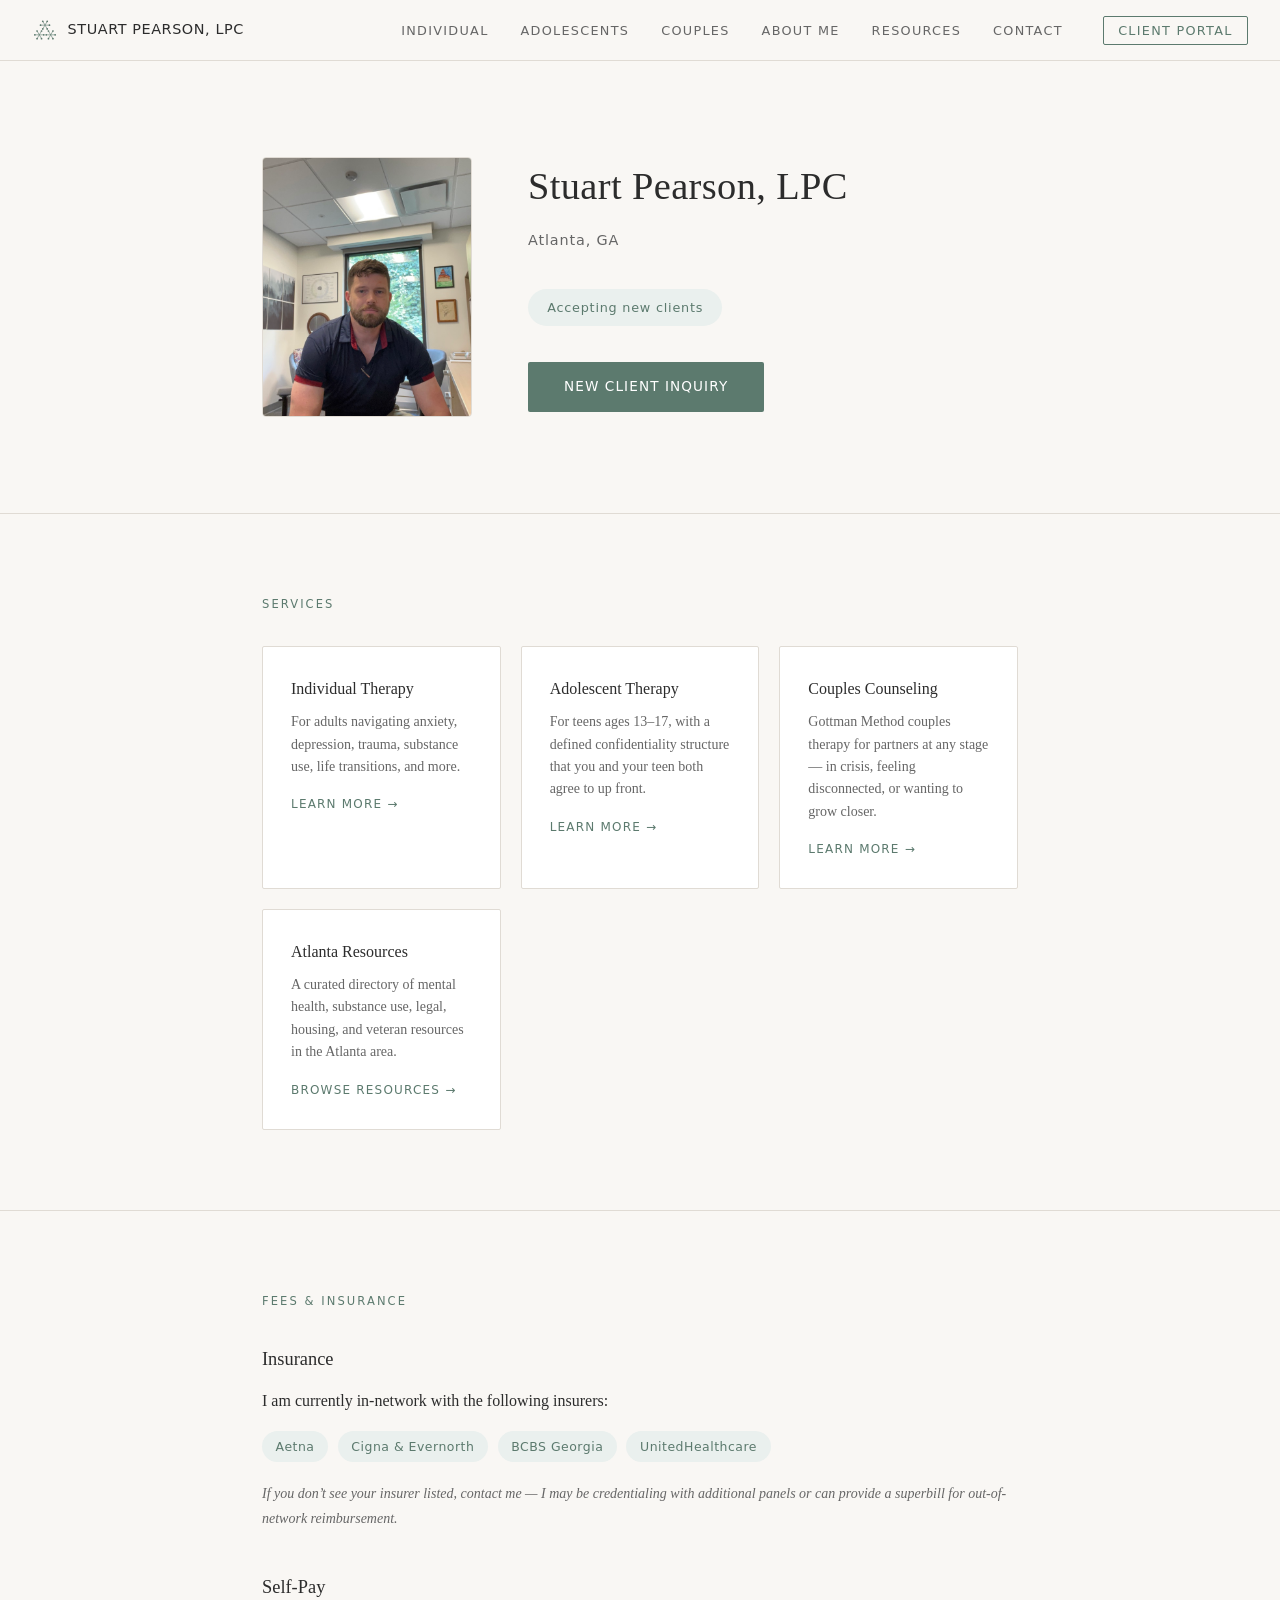
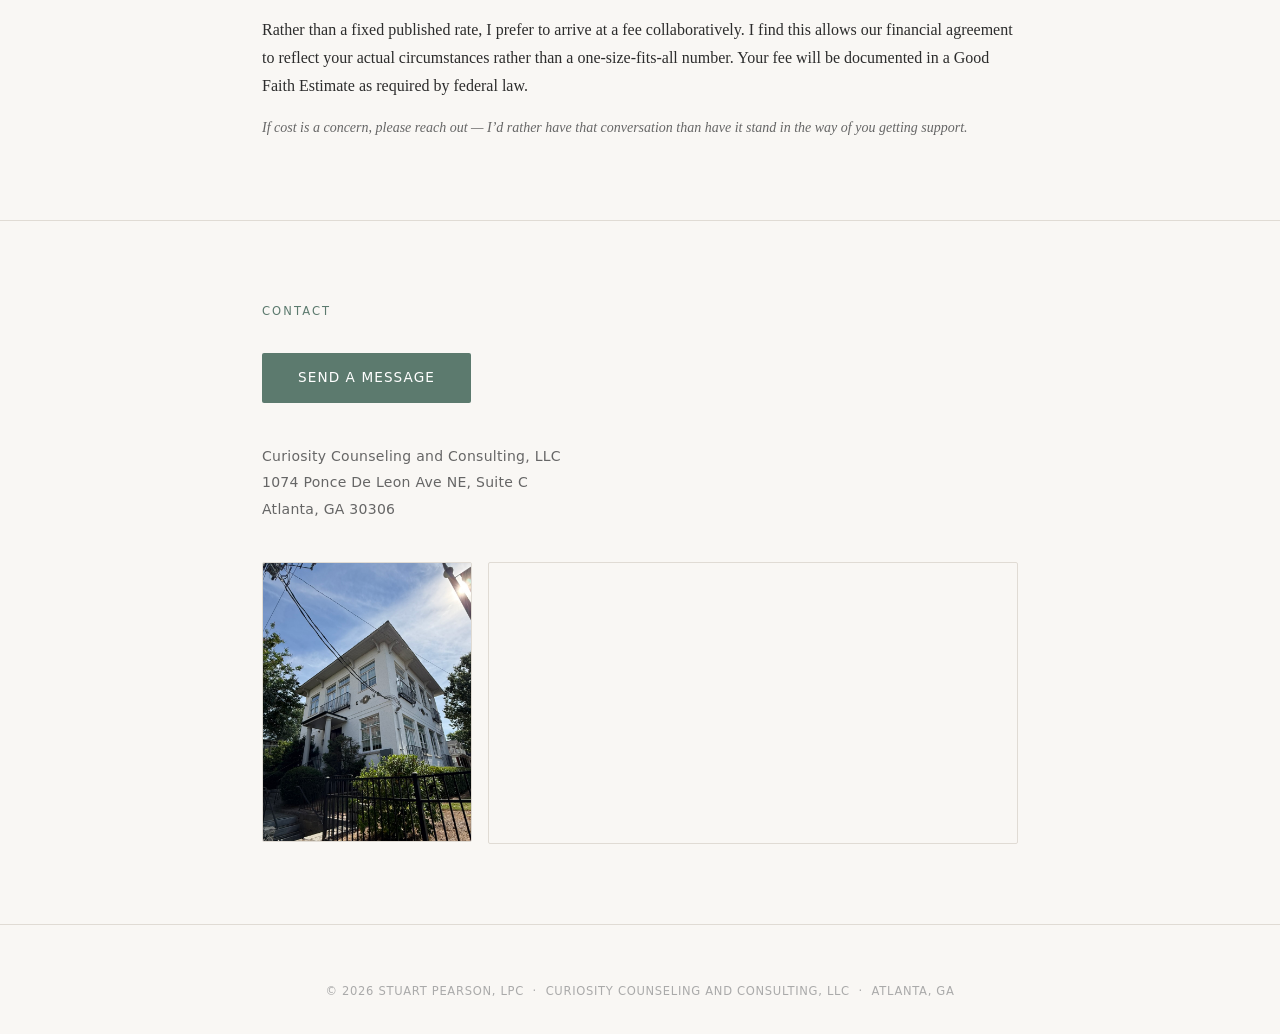
<file: index.html>
<!DOCTYPE html>
<html lang="en">

<head>
  <meta charset="UTF-8" />
  <meta name="viewport" content="width=device-width, initial-scale=1.0" />
  <title>Atlanta Counseling and Psychotherapy | Stuart Pearson, LPC</title>
  <!-- SEO meta -->
  <meta name="description" content="Atlanta counseling and psychotherapy for adults, adolescents, and couples navigating anxiety, depression, trauma, substance use, and life transitions." />
  <link rel="canonical" href="https://stuartpearsonlpc.com/" />
  <meta property="og:type" content="website" />
  <meta property="og:site_name" content="Stuart Pearson, LPC" />
  <meta property="og:title" content="Atlanta Counseling and Psychotherapy | Stuart Pearson, LPC" />
  <meta property="og:description" content="Atlanta counseling and psychotherapy for adults, adolescents, and couples navigating anxiety, depression, trauma, substance use, and life transitions." />
  <meta property="og:url" content="https://stuartpearsonlpc.com/" />
  <meta property="og:image" content="https://stuartpearsonlpc.com/img/headshot_2026.png" />
  <meta name="twitter:card" content="summary_large_image" />
  <meta name="twitter:title" content="Atlanta Counseling and Psychotherapy | Stuart Pearson, LPC" />
  <meta name="twitter:description" content="Atlanta counseling and psychotherapy for adults, adolescents, and couples navigating anxiety, depression, trauma, substance use, and life transitions." />
  <meta name="twitter:image" content="https://stuartpearsonlpc.com/img/headshot_2026.png" />

  <!-- LocalBusiness structured data -->
  <script type="application/ld+json">
  {
    "@context": "https://schema.org",
    "@type": "ProfessionalService",
    "name": "Stuart Pearson, LPC",
    "legalName": "Curiosity Counseling and Consulting, LLC",
    "description": "Atlanta counseling and psychotherapy for adults, adolescents, and couples navigating anxiety, depression, trauma, substance use, and life transitions.",
    "url": "https://stuartpearsonlpc.com/",
    "image": "https://stuartpearsonlpc.com/img/headshot_2026.png",
    "address": {
      "@type": "PostalAddress",
      "streetAddress": "1074 Ponce de Leon Ave NE, Suite C",
      "addressLocality": "Atlanta",
      "addressRegion": "GA",
      "postalCode": "30306",
      "addressCountry": "US"
    },
    "areaServed": {
      "@type": "City",
      "name": "Atlanta"
    },
    "founder": {
      "@type": "Person",
      "name": "Stuart Pearson",
      "jobTitle": "Licensed Professional Counselor"
    },
    "openingHoursSpecification": [
      {
        "@type": "OpeningHoursSpecification",
        "dayOfWeek": [
          "Monday",
          "Tuesday",
          "Wednesday",
          "Thursday"
        ],
        "opens": "10:00",
        "closes": "16:00"
      },
      {
        "@type": "OpeningHoursSpecification",
        "dayOfWeek": "Friday",
        "opens": "10:00",
        "closes": "13:00"
      }
    ],
    "sameAs": [
      "https://www.psychologytoday.com/profile/1719086"
    ]
  }
  </script>
  <link rel="icon" href="img/favicon.svg" type="image/svg+xml" />
  <link rel="stylesheet" href="style.css" />
</head>

<body>

  <!-- ── Nav ── -->
  <nav>
    <a href="index.html" class="nav-name"><img class="nav-mark" src="img/asterism-text.svg" alt="" />Stuart Pearson, LPC</a>
    <ul>
      <li><a href="individual.html">Individual</a></li>
      <li><a href="adolescents.html">Adolescents</a></li>
      <li><a href="couples.html">Couples</a></li>
      <li><a href="about.html">About Me</a></li>
      <li><a href="resources.html">Resources</a></li>
      <li><a href="#contact">Contact</a></li>
      <li><a href="https://stuart-pearson.clientsecure.me" class="nav-portal" target="_blank"
          rel="noopener noreferrer">Client Portal</a></li>
    </ul>
  </nav>

  <!-- ── Hero ── -->
  <section id="hero">
    <div class="section-inner">
      <img class="hero-photo" src="img/headshot_2026_web.jpg" alt="Stuart Pearson, LPC" />
      <div class="hero-text">
        <h1>Stuart Pearson, LPC</h1>
        <div class="hero-name">Atlanta, GA</div>
        <div class="badge">Accepting new clients</div>
        <div class="hero-buttons">
          <a href="https://stuart-pearson.clientsecure.me" class="spwidget-button"
            data-spwidget-scope-id="acf5b21f-4688-4cc3-9d38-e3482a58425e" data-spwidget-scope-uri="stuart-pearson"
            data-spwidget-application-id="7c72cb9f9a9b913654bb89d6c7b4e71a77911b30192051da35384b4d0c6d505b"
            data-spwidget-channel="embedded_widget" data-spwidget-type="Contact form" data-spwidget-contact
            data-spwidget-scope-global data-spwidget-autobind>New Client Inquiry</a>
        </div>
      </div>
    </div>
  </section>

  <!-- ── Services ── -->
  <section id="services">
    <div class="section-inner">
      <div class="section-label">Services</div>
      <div class="service-grid">
        <a href="individual.html" class="service-card">
          <h3>Individual Therapy</h3>
          <p>For adults navigating anxiety, depression, trauma, substance use, life transitions, and more.</p>
          <span class="card-arrow">Learn more &rarr;</span>
        </a>
        <a href="adolescents.html" class="service-card">
          <h3>Adolescent Therapy</h3>
          <p>For teens ages 13&ndash;17, with a defined confidentiality structure that you and your teen both agree to
            up front.</p>
          <span class="card-arrow">Learn more &rarr;</span>
        </a>
        <a href="couples.html" class="service-card">
          <h3>Couples Counseling</h3>
          <p>Gottman Method couples therapy for partners at any stage &mdash; in crisis, feeling disconnected, or
            wanting to grow closer.</p>
          <span class="card-arrow">Learn more &rarr;</span>
        </a>
        <a href="resources.html" class="service-card">
          <h3>Atlanta Resources</h3>
          <p>A curated directory of mental health, substance use, legal, housing, and veteran resources in the Atlanta
            area.</p>
          <span class="card-arrow">Browse resources &rarr;</span>
        </a>
      </div>
    </div>
  </section>

  <!-- ── Fees & Insurance ── -->
  <section id="insurance">
    <div class="section-inner">
      <div class="section-label">Fees &amp; Insurance</div>

      <h3>Insurance</h3>
      <p>I am currently in-network with the following insurers:</p>
      <div class="insurance-tags">
        <span class="ins-tag active">Aetna</span>
        <span class="ins-tag active">Cigna &amp; Evernorth</span>
        <span class="ins-tag active">BCBS Georgia</span>
        <span class="ins-tag active">UnitedHealthcare</span>
      </div>
      <p class="fee-note">If you don&rsquo;t see your insurer listed, contact me &mdash; I may be credentialing with
        additional panels or can provide a superbill for out-of-network reimbursement.</p>

      <h3>Self-Pay</h3>
      <p>Rather than a fixed published rate, I prefer to arrive at a fee collaboratively. I find this allows our
        financial agreement to reflect your actual circumstances rather than a one-size-fits-all number. Your fee will
        be documented in a Good Faith Estimate as required by federal law.</p>
      <p class="fee-note">If cost is a concern, please reach out &mdash; I&rsquo;d rather have that conversation than
        have it stand in the way of you getting support.</p>
    </div>
  </section>

  <!-- ── Contact ── -->
  <section id="contact">
    <div class="section-inner">
      <div class="section-label">Contact</div>
      <div class="cta-btn-wrapper">
        <a href="https://stuart-pearson.clientsecure.me" class="cta-btn"
          data-spwidget-scope-id="acf5b21f-4688-4cc3-9d38-e3482a58425e" data-spwidget-scope-uri="stuart-pearson"
          data-spwidget-application-id="7c72cb9f9a9b913654bb89d6c7b4e71a77911b30192051da35384b4d0c6d505b"
          data-spwidget-channel="embedded_widget" data-spwidget-type="Contact form" data-spwidget-contact
          data-spwidget-scope-global data-spwidget-autobind>Send a Message</a>
      </div>

      <div class="address">
        Curiosity Counseling and Consulting, LLC<br>
        1074 Ponce De Leon Ave NE, Suite C<br>
        Atlanta, GA 30306
      </div>

      <div class="location">
        <img class="office-photo" src="img/office_building.jpg"
          alt="The office building at 1074 Ponce De Leon Ave NE: a white two-story brick building with Evolve signage" />
        <div class="map-wrap">
          <iframe src="https://maps.google.com/maps?q=1074+Ponce+De+Leon+Ave+NE,+Atlanta,+GA+30306&t=&z=15&output=embed"
            allowfullscreen loading="lazy" referrerpolicy="no-referrer-when-downgrade"
            title="Curiosity Counseling and Consulting, LLC">
          </iframe>
        </div>
      </div>
    </div>
  </section>

  <script src="https://widget-cdn.simplepractice.com/assets/integration-1.0.js"></script>

  <!-- ── Footer ── -->
  <footer>
    <div class="pt-seal">
      <!-- Professional verification provided by Psychology Today -->
      <a href="https://www.psychologytoday.com/profile/1719086" class="sx-verified-seal"></a>
      <script type="text/javascript" src="https://member.psychologytoday.com/verified-seal.js" data-badge="13" data-id="1719086" data-code="aHR0cHM6Ly93d3cucHN5Y2hvbG9neXRvZGF5LmNvbS9hcGkvdmVyaWZpZWQtc2VhbC9zZWFscy8xMy9wcm9maWxlLzE3MTkwODY/Y2FsbGJhY2s9c3hjYWxsYmFjaw=="></script>
      <!-- End Verification -->
    </div>
    &copy; 2026 Stuart Pearson, LPC &nbsp;&middot;&nbsp; Curiosity Counseling and Consulting, LLC &nbsp;&middot;&nbsp;
    Atlanta, GA
  </footer>

</body>

</html>
</file>
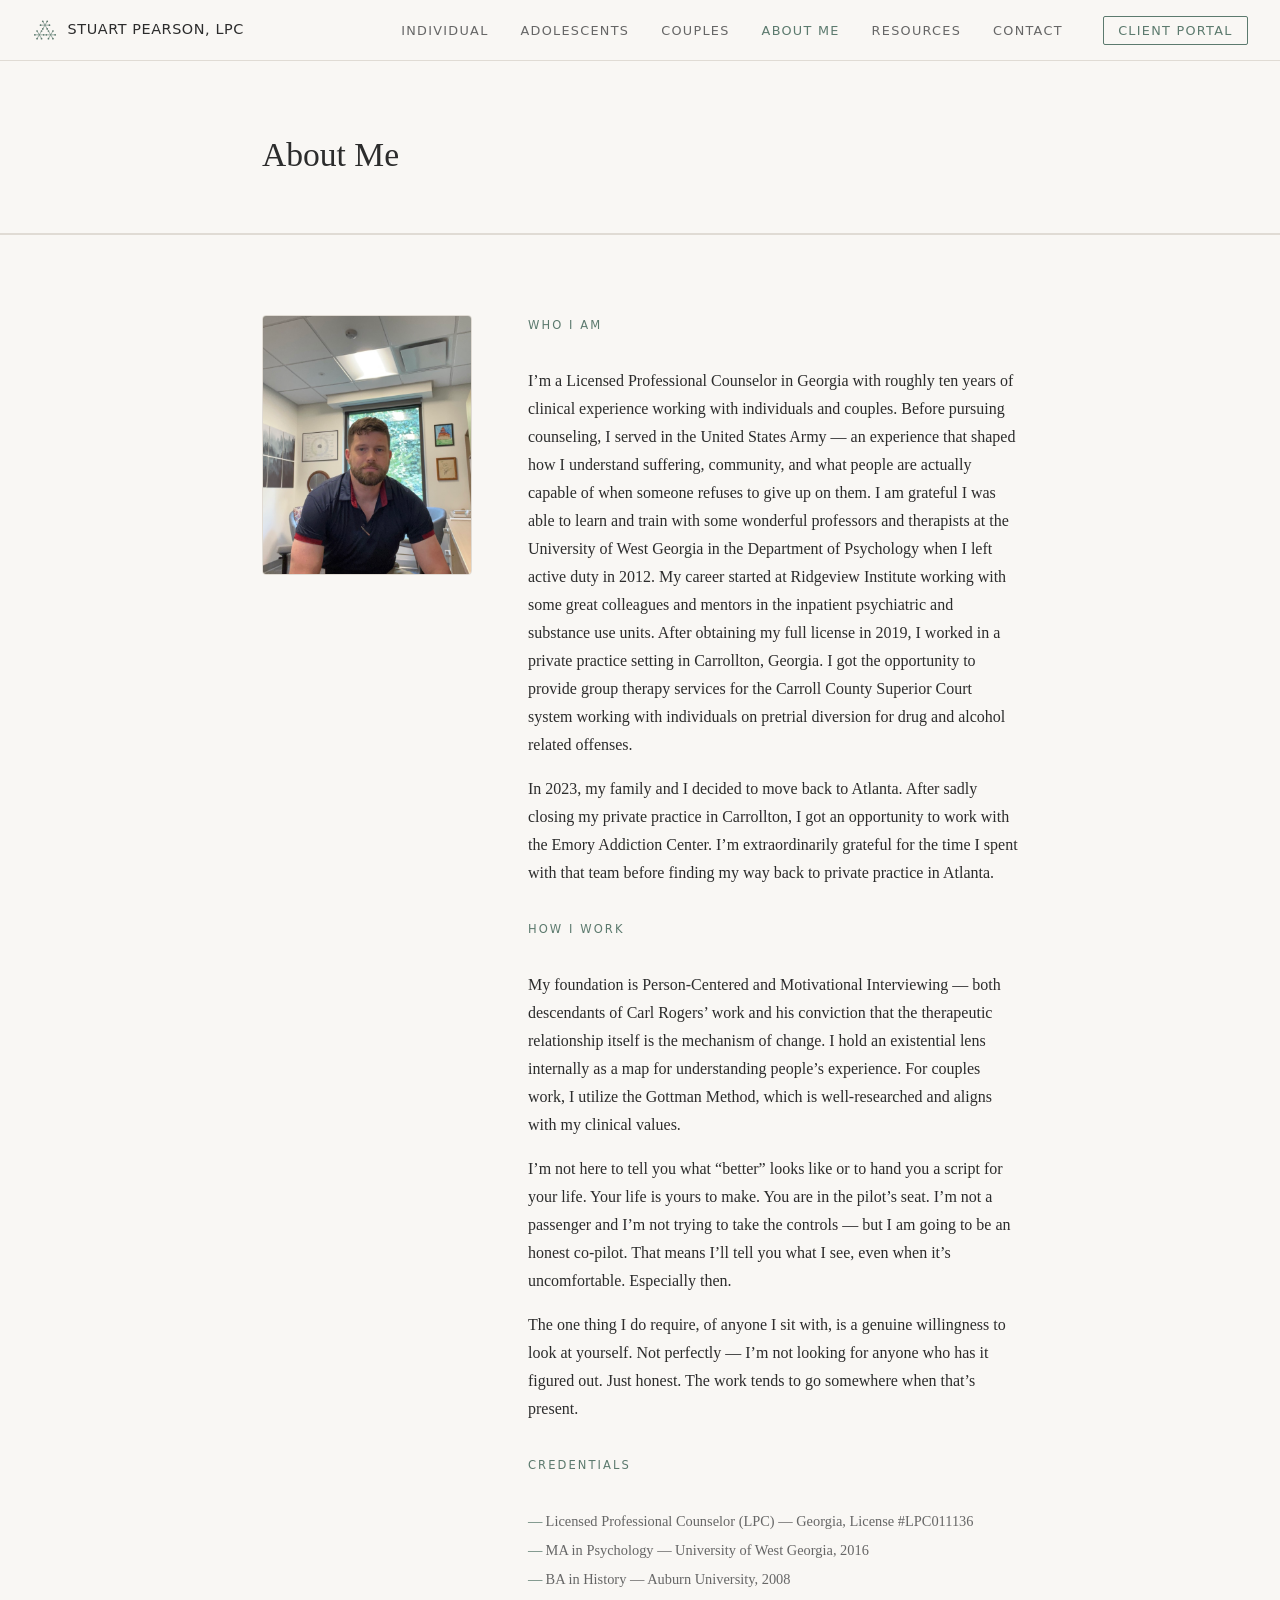
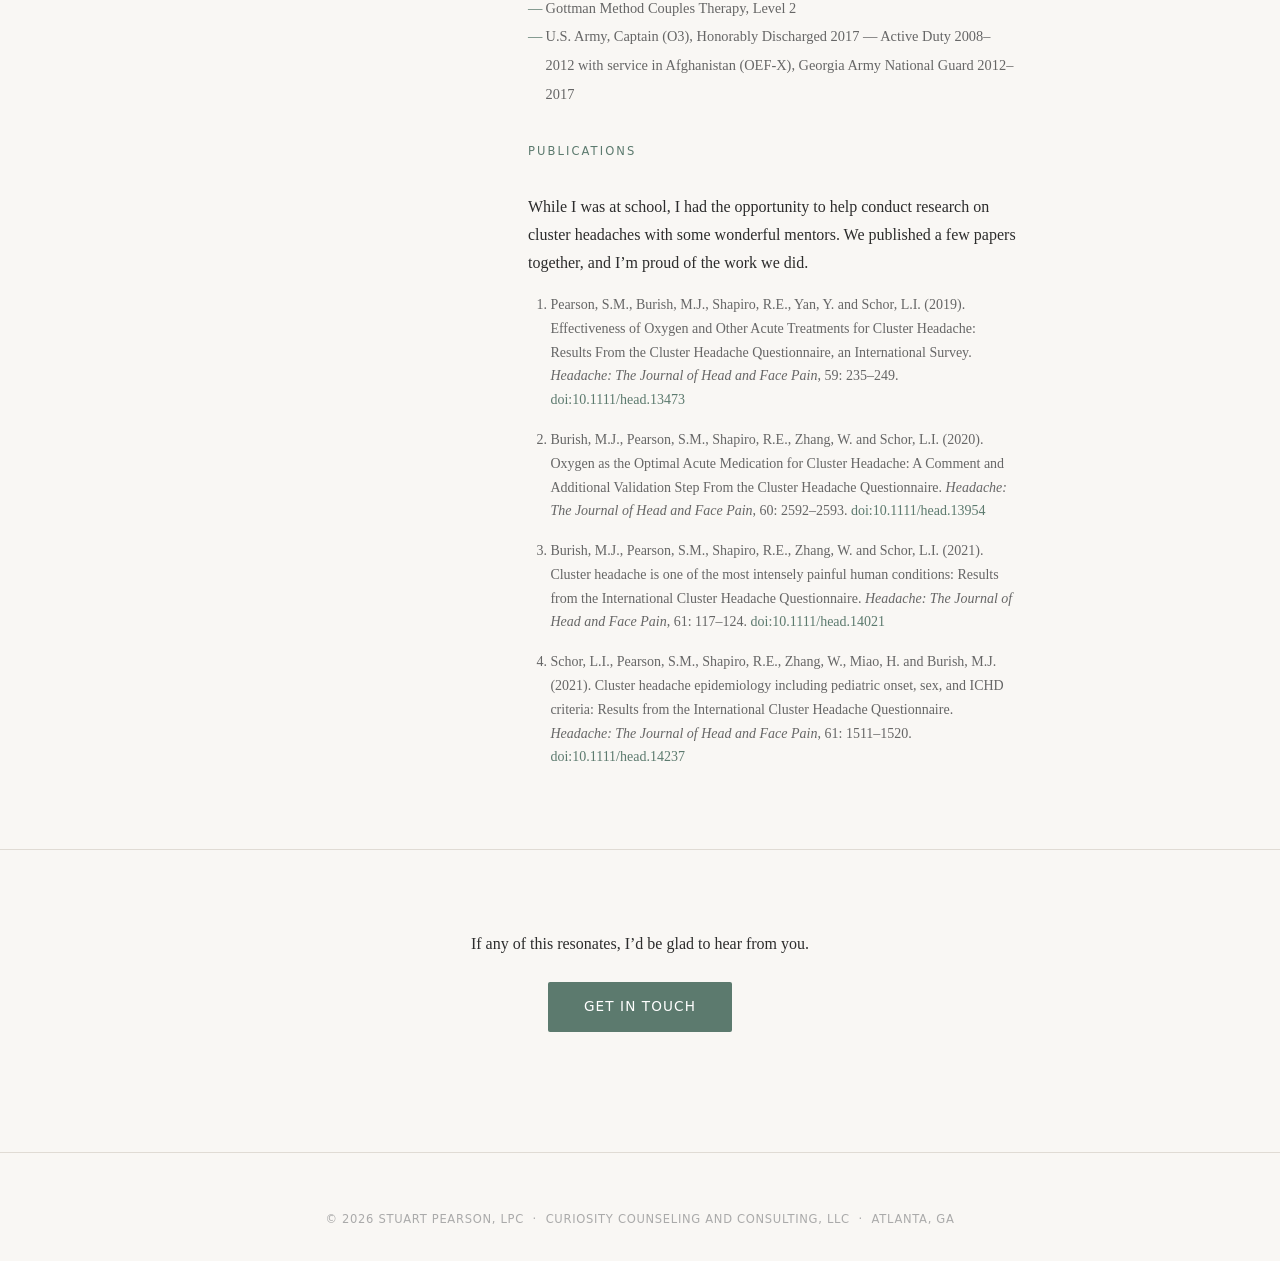
<file: about.html>
<!DOCTYPE html>
<html lang="en">

<head>
  <meta charset="UTF-8" />
  <meta name="viewport" content="width=device-width, initial-scale=1.0" />
  <title>About | Stuart Pearson, LPC — Atlanta, GA</title>
  <!-- SEO meta -->
  <meta name="description" content="Stuart Pearson, a Licensed Professional Counselor in Atlanta with about ten years of experience and prior U.S. Army service, seeing individuals and couples." />
  <link rel="canonical" href="https://stuartpearsonlpc.com/about.html" />
  <meta property="og:type" content="website" />
  <meta property="og:site_name" content="Stuart Pearson, LPC" />
  <meta property="og:title" content="About | Stuart Pearson, LPC — Atlanta, GA" />
  <meta property="og:description" content="Stuart Pearson, a Licensed Professional Counselor in Atlanta with about ten years of experience and prior U.S. Army service, seeing individuals and couples." />
  <meta property="og:url" content="https://stuartpearsonlpc.com/about.html" />
  <meta property="og:image" content="https://stuartpearsonlpc.com/img/headshot_2026.png" />
  <meta name="twitter:card" content="summary_large_image" />
  <meta name="twitter:title" content="About | Stuart Pearson, LPC — Atlanta, GA" />
  <meta name="twitter:description" content="Stuart Pearson, a Licensed Professional Counselor in Atlanta with about ten years of experience and prior U.S. Army service, seeing individuals and couples." />
  <meta name="twitter:image" content="https://stuartpearsonlpc.com/img/headshot_2026.png" />
  <link rel="icon" href="img/favicon.svg" type="image/svg+xml" />
  <link rel="stylesheet" href="style.css" />
</head>

<body>

  <!-- ── Nav ── -->
  <nav>
    <a href="index.html" class="nav-name"><img class="nav-mark" src="img/asterism-text.svg" alt="" />Stuart Pearson, LPC</a>
    <ul>
      <li><a href="individual.html">Individual</a></li>
      <li><a href="adolescents.html">Adolescents</a></li>
      <li><a href="couples.html">Couples</a></li>
      <li><a href="about.html" class="active">About Me</a></li>
      <li><a href="resources.html">Resources</a></li>
      <li><a href="index.html#contact">Contact</a></li>
      <li><a href="https://stuart-pearson.clientsecure.me" class="nav-portal" target="_blank"
          rel="noopener noreferrer">Client Portal</a></li>
    </ul>
  </nav>

  <!-- ── Page Hero ── -->
  <section class="page-hero">
    <div class="section-inner">
      <h1>About Me</h1>
    </div>
  </section>

  <!-- ── About ── -->
  <section id="about">
    <div class="section-inner about-layout">

      <div class="about-photo">
        <img src="img/headshot_2026_web.jpg" alt="Stuart Pearson, LPC" />
      </div>

      <div class="about-text">

        <div class="section-label">Who I Am</div>

        <p>I&rsquo;m a Licensed Professional Counselor in Georgia with roughly ten years of clinical experience working
          with individuals and couples. Before pursuing counseling, I served in the United States Army &mdash; an
          experience that shaped how I understand suffering, community, and what people are actually capable of when
          someone refuses to give up on them. I am grateful I was able to learn and train with some wonderful
          professors and therapists at the University of West Georgia in the Department of Psychology when I left active
          duty in 2012. My career started at Ridgeview Institute working with some great colleagues and mentors in the
          inpatient psychiatric and substance use units. After obtaining my full license in 2019, I worked in a private
          practice setting in Carrollton, Georgia. I got the opportunity to provide group therapy services for the
          Carroll County Superior Court system working with individuals on pretrial diversion for drug and alcohol
          related offenses.</p>

        <p>In 2023, my family and I decided to move back to Atlanta. After sadly closing my private practice in
          Carrollton, I got an opportunity to work with the Emory Addiction Center. I&rsquo;m extraordinarily grateful
          for the time I spent with that team before finding my way back to private practice in Atlanta.</p>

        <div class="section-label" style="margin-top:2rem;">How I Work</div>

        <p>My foundation is Person-Centered and Motivational Interviewing &mdash; both descendants of Carl
          Rogers&rsquo; work and his conviction that the therapeutic relationship itself is the mechanism of change. I
          hold an existential lens internally as a map for understanding people&rsquo;s experience. For couples work, I
          utilize the Gottman Method, which is well-researched and aligns with my clinical values.</p>

        <p>I&rsquo;m not here to tell you what &ldquo;better&rdquo; looks like or to hand you a script for your life.
          Your life is yours to make. You are in the pilot&rsquo;s seat. I&rsquo;m not a passenger and I&rsquo;m not
          trying to take the controls &mdash; but I am going to be an honest co-pilot. That means I&rsquo;ll tell you
          what I see, even when it&rsquo;s uncomfortable. Especially then.</p>

        <p>The one thing I do require, of anyone I sit with, is a genuine willingness to look at yourself. Not perfectly
          &mdash; I&rsquo;m not
          looking for anyone who has it figured out. Just honest. The work tends to go somewhere when that&rsquo;s
          present.</p>

        <div class="section-label" style="margin-top:2rem;">Credentials</div>

        <ul class="cred-list">
          <li>Licensed Professional Counselor (LPC) &mdash; Georgia, License #LPC011136</li>
          <li>MA in Psychology &mdash; University of West Georgia, 2016</li>
          <li>BA in History &mdash; Auburn University, 2008</li>
          <li>Gottman Method Couples Therapy, Level 2</li>
          <li>U.S. Army, Captain (O3), Honorably Discharged 2017 &mdash; Active Duty 2008&ndash;2012 with service in
            Afghanistan (OEF-X), Georgia Army National Guard 2012&ndash;2017</li>
        </ul>

        <div class="section-label" style="margin-top:2rem;">Publications</div>

        <p>While I was at school, I had the opportunity to help conduct research on cluster headaches with some
          wonderful mentors. We published a few papers together, and I&rsquo;m proud of the work we did.</p>

        <ol class="pub-list">
          <li>Pearson, S.M., Burish, M.J., Shapiro, R.E., Yan, Y. and Schor, L.I. (2019). Effectiveness of Oxygen and
            Other Acute Treatments for Cluster Headache: Results From the Cluster Headache Questionnaire, an
            International Survey. <em>Headache: The Journal of Head and Face Pain</em>, 59: 235&ndash;249. <a
              href="https://doi.org/10.1111/head.13473" target="_blank"
              rel="noopener noreferrer">doi:10.1111/head.13473</a></li>
          <li>Burish, M.J., Pearson, S.M., Shapiro, R.E., Zhang, W. and Schor, L.I. (2020). Oxygen as the Optimal Acute
            Medication for Cluster Headache: A Comment and Additional Validation Step From the Cluster Headache
            Questionnaire. <em>Headache: The Journal of Head and Face Pain</em>, 60: 2592&ndash;2593. <a
              href="https://doi.org/10.1111/head.13954" target="_blank"
              rel="noopener noreferrer">doi:10.1111/head.13954</a></li>
          <li>Burish, M.J., Pearson, S.M., Shapiro, R.E., Zhang, W. and Schor, L.I. (2021). Cluster headache is one of
            the most intensely painful human conditions: Results from the International Cluster Headache Questionnaire.
            <em>Headache: The Journal of Head and Face Pain</em>, 61: 117&ndash;124. <a
              href="https://doi.org/10.1111/head.14021" target="_blank"
              rel="noopener noreferrer">doi:10.1111/head.14021</a>
          </li>
          <li>Schor, L.I., Pearson, S.M., Shapiro, R.E., Zhang, W., Miao, H. and Burish, M.J. (2021). Cluster headache
            epidemiology including pediatric onset, sex, and ICHD criteria: Results from the International Cluster
            Headache Questionnaire. <em>Headache: The Journal of Head and Face Pain</em>, 61: 1511&ndash;1520. <a
              href="https://doi.org/10.1111/head.14237" target="_blank"
              rel="noopener noreferrer">doi:10.1111/head.14237</a></li>
        </ol>

      </div>
    </div>
  </section>

  <!-- ── Contact CTA ── -->
  <section id="about-contact">
    <div class="section-inner" style="text-align:center;">
      <p style="margin-bottom:1.5rem;">If any of this resonates, I&rsquo;d be glad to hear from you.</p>
      <div class="cta-btn-wrapper">
        <a href="https://stuart-pearson.clientsecure.me" class="cta-btn"
          data-spwidget-scope-id="acf5b21f-4688-4cc3-9d38-e3482a58425e" data-spwidget-scope-uri="stuart-pearson"
          data-spwidget-application-id="7c72cb9f9a9b913654bb89d6c7b4e71a77911b30192051da35384b4d0c6d505b"
          data-spwidget-channel="embedded_widget" data-spwidget-type="Contact form" data-spwidget-contact
          data-spwidget-scope-global data-spwidget-autobind>Get in Touch</a>
      </div>
    </div>
  </section>

  <script src="https://widget-cdn.simplepractice.com/assets/integration-1.0.js"></script>

  <!-- ── Footer ── -->
  <footer>
    <div class="pt-seal">
      <!-- Professional verification provided by Psychology Today -->
      <a href="https://www.psychologytoday.com/profile/1719086" class="sx-verified-seal"></a>
      <script type="text/javascript" src="https://member.psychologytoday.com/verified-seal.js" data-badge="13" data-id="1719086" data-code="aHR0cHM6Ly93d3cucHN5Y2hvbG9neXRvZGF5LmNvbS9hcGkvdmVyaWZpZWQtc2VhbC9zZWFscy8xMy9wcm9maWxlLzE3MTkwODY/Y2FsbGJhY2s9c3hjYWxsYmFjaw=="></script>
      <!-- End Verification -->
    </div>
    &copy; 2026 Stuart Pearson, LPC &nbsp;&middot;&nbsp; Curiosity Counseling and Consulting, LLC &nbsp;&middot;&nbsp;
    Atlanta, GA
  </footer>

</body>

</html>
</file>
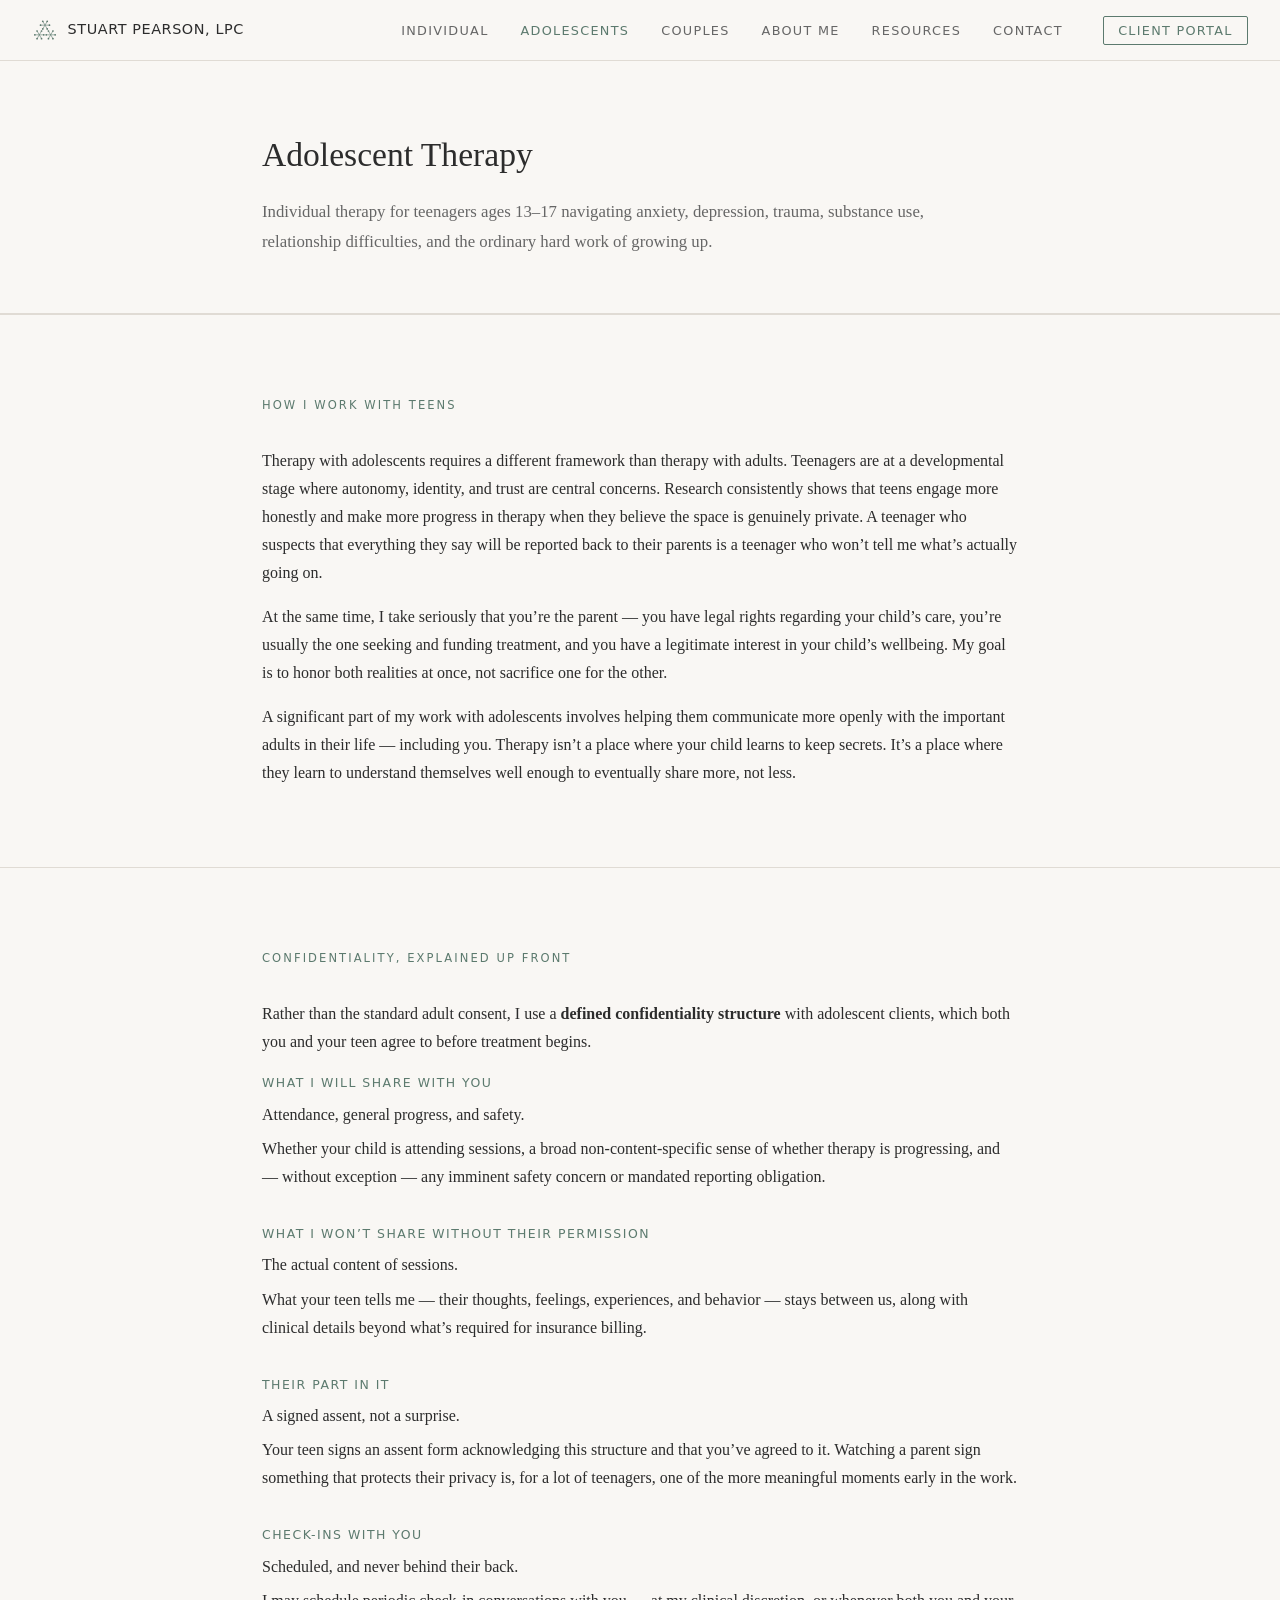
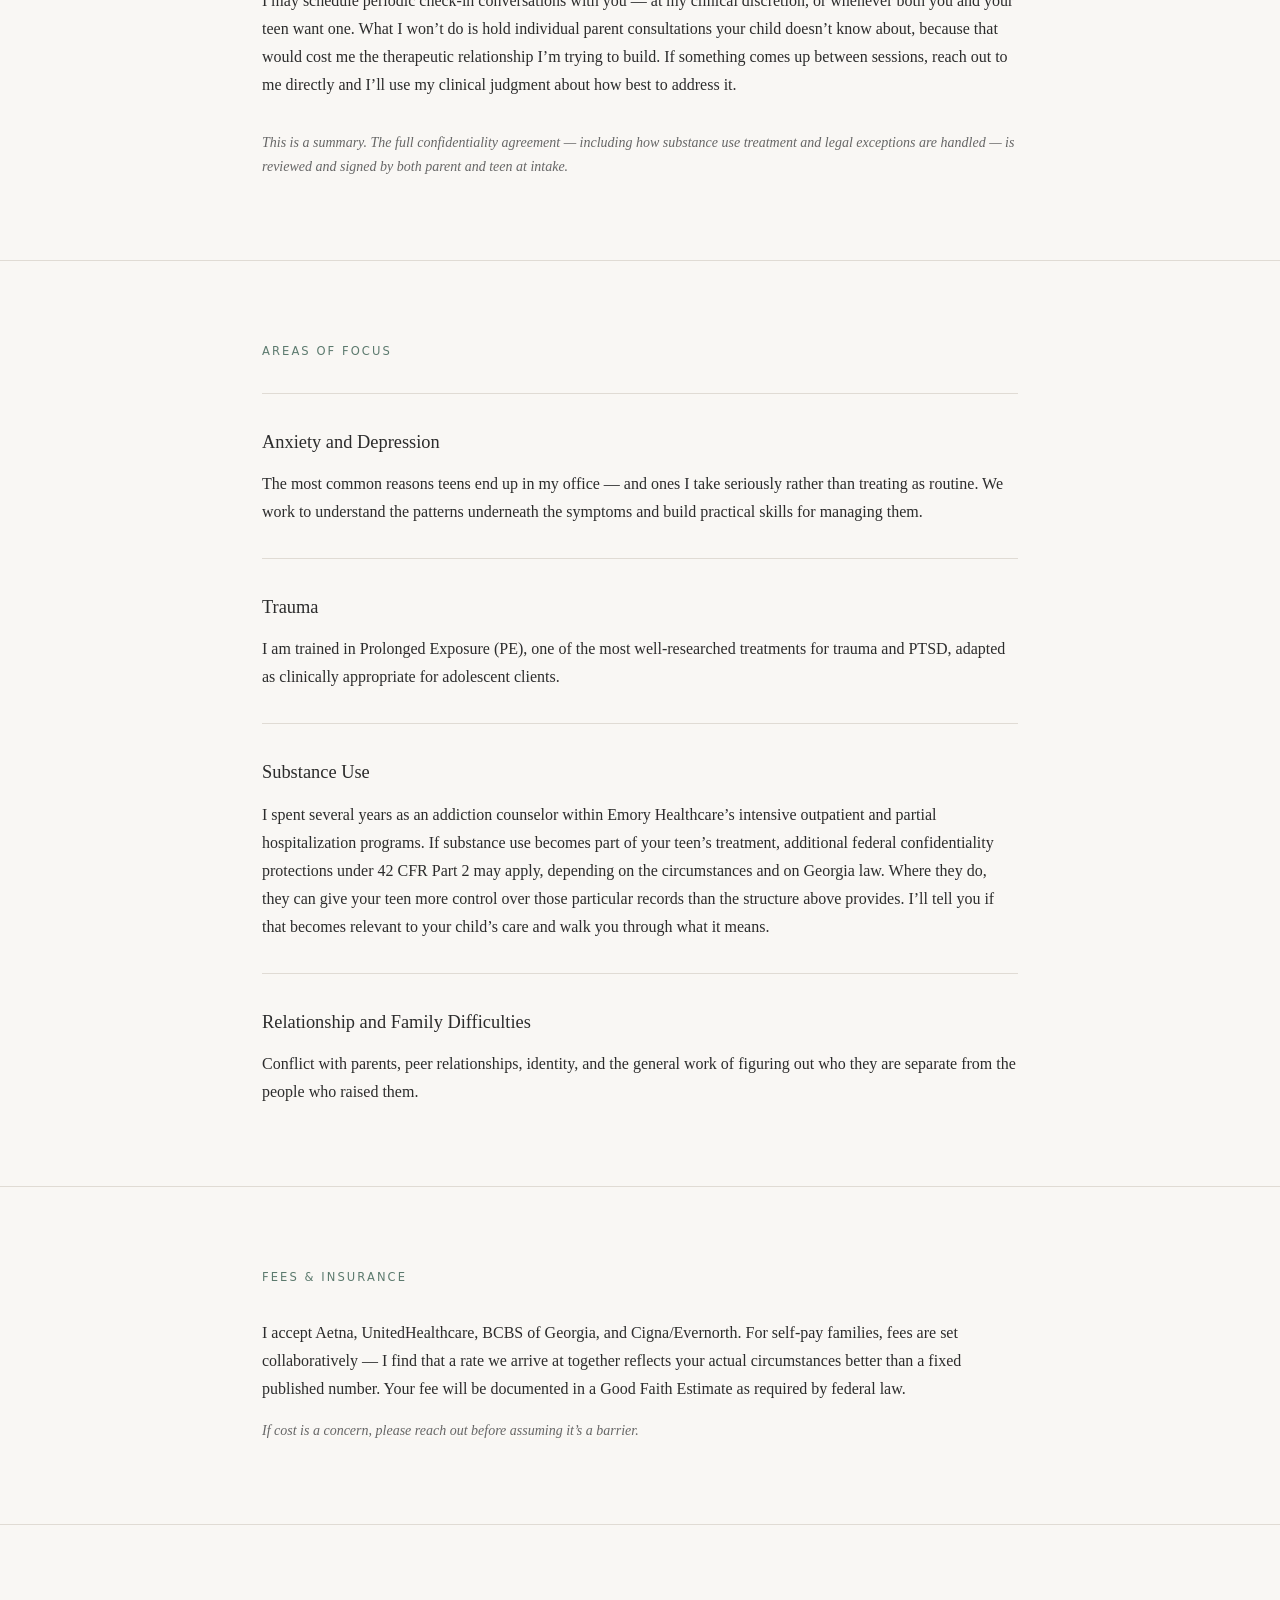
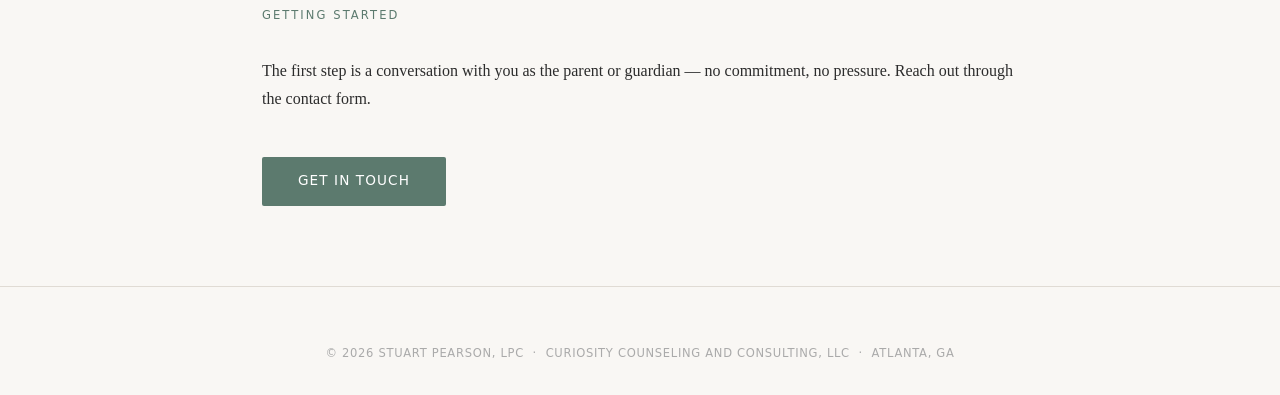
<file: adolescents.html>
<!DOCTYPE html>
<html lang="en">
<head>
  <meta charset="UTF-8" />
  <meta name="viewport" content="width=device-width, initial-scale=1.0" />
  <title>Adolescent Therapy | Stuart Pearson, LPC — Atlanta, GA</title>
  <!-- SEO meta -->
  <meta name="description" content="Adolescent therapy in Atlanta for teens ages 13 to 17 navigating anxiety, depression, trauma, and the ordinary hard work of growing up." />
  <link rel="canonical" href="https://stuartpearsonlpc.com/adolescents.html" />
  <meta property="og:type" content="website" />
  <meta property="og:site_name" content="Stuart Pearson, LPC" />
  <meta property="og:title" content="Adolescent Therapy | Stuart Pearson, LPC — Atlanta, GA" />
  <meta property="og:description" content="Adolescent therapy in Atlanta for teens ages 13 to 17 navigating anxiety, depression, trauma, and the ordinary hard work of growing up." />
  <meta property="og:url" content="https://stuartpearsonlpc.com/adolescents.html" />
  <meta property="og:image" content="https://stuartpearsonlpc.com/img/headshot_2026.png" />
  <meta name="twitter:card" content="summary_large_image" />
  <meta name="twitter:title" content="Adolescent Therapy | Stuart Pearson, LPC — Atlanta, GA" />
  <meta name="twitter:description" content="Adolescent therapy in Atlanta for teens ages 13 to 17 navigating anxiety, depression, trauma, and the ordinary hard work of growing up." />
  <meta name="twitter:image" content="https://stuartpearsonlpc.com/img/headshot_2026.png" />
  <link rel="icon" href="img/favicon.svg" type="image/svg+xml" />
  <link rel="stylesheet" href="style.css" />
</head>
<body>

  <!-- ── Nav ── -->
  <nav>
    <a href="index.html" class="nav-name"><img class="nav-mark" src="img/asterism-text.svg" alt="" />Stuart Pearson, LPC</a>
    <ul>
      <li><a href="individual.html">Individual</a></li>
      <li><a href="adolescents.html" class="active">Adolescents</a></li>
      <li><a href="couples.html">Couples</a></li>
      <li><a href="about.html">About Me</a></li>
      <li><a href="resources.html">Resources</a></li>
      <li><a href="index.html#contact">Contact</a></li>
      <li><a href="https://stuart-pearson.clientsecure.me" class="nav-portal" target="_blank"
          rel="noopener noreferrer">Client Portal</a></li>
    </ul>
  </nav>

  <!-- ── Page Hero ── -->
  <section class="page-hero">
    <div class="section-inner">
      <h1>Adolescent Therapy</h1>
      <p class="page-intro">Individual therapy for teenagers ages 13&ndash;17 navigating anxiety, depression, trauma, substance use, relationship difficulties, and the ordinary hard work of growing up.</p>
    </div>
  </section>

  <!-- ── The Nature of Adolescent Therapy ── -->
  <section id="approach">
    <div class="section-inner">
      <div class="section-label">How I Work With Teens</div>

      <p>Therapy with adolescents requires a different framework than therapy with adults. Teenagers are at a developmental stage where autonomy, identity, and trust are central concerns. Research consistently shows that teens engage more honestly and make more progress in therapy when they believe the space is genuinely private. A teenager who suspects that everything they say will be reported back to their parents is a teenager who won&rsquo;t tell me what&rsquo;s actually going on.</p>

      <p>At the same time, I take seriously that you&rsquo;re the parent &mdash; you have legal rights regarding your child&rsquo;s care, you&rsquo;re usually the one seeking and funding treatment, and you have a legitimate interest in your child&rsquo;s wellbeing. My goal is to honor both realities at once, not sacrifice one for the other.</p>

      <p>A significant part of my work with adolescents involves helping them communicate more openly with the important adults in their life &mdash; including you. Therapy isn&rsquo;t a place where your child learns to keep secrets. It&rsquo;s a place where they learn to understand themselves well enough to eventually share more, not less.</p>
    </div>
  </section>

  <!-- ── Confidentiality ── -->
  <section id="confidentiality">
    <div class="section-inner">
      <div class="section-label">Confidentiality, Explained Up Front</div>

      <p>Rather than the standard adult consent, I use a <strong>defined confidentiality structure</strong> with adolescent clients, which both you and your teen agree to before treatment begins.</p>

      <div class="expect-item">
        <div class="expect-label">What I will share with you</div>
        <h4>Attendance, general progress, and safety.</h4>
        <p>Whether your child is attending sessions, a broad non-content-specific sense of whether therapy is progressing, and &mdash; without exception &mdash; any imminent safety concern or mandated reporting obligation.</p>
      </div>

      <div class="expect-item">
        <div class="expect-label">What I won&rsquo;t share without their permission</div>
        <h4>The actual content of sessions.</h4>
        <p>What your teen tells me &mdash; their thoughts, feelings, experiences, and behavior &mdash; stays between us, along with clinical details beyond what&rsquo;s required for insurance billing.</p>
      </div>

      <div class="expect-item">
        <div class="expect-label">Their part in it</div>
        <h4>A signed assent, not a surprise.</h4>
        <p>Your teen signs an assent form acknowledging this structure and that you&rsquo;ve agreed to it. Watching a parent sign something that protects their privacy is, for a lot of teenagers, one of the more meaningful moments early in the work.</p>
      </div>

      <div class="expect-item">
        <div class="expect-label">Check-ins with you</div>
        <h4>Scheduled, and never behind their back.</h4>
        <p>I may schedule periodic check-in conversations with you &mdash; at my clinical discretion, or whenever both you and your teen want one. What I won&rsquo;t do is hold individual parent consultations your child doesn&rsquo;t know about, because that would cost me the therapeutic relationship I&rsquo;m trying to build. If something comes up between sessions, reach out to me directly and I&rsquo;ll use my clinical judgment about how best to address it.</p>
      </div>

      <p class="fee-note">This is a summary. The full confidentiality agreement &mdash; including how substance use treatment and legal exceptions are handled &mdash; is reviewed and signed by both parent and teen at intake.</p>
    </div>
  </section>

  <!-- ── Areas of Focus ── -->
  <section id="focus">
    <div class="section-inner">
      <div class="section-label">Areas of Focus</div>

      <div class="focus-area">
        <h3>Anxiety and Depression</h3>
        <p>The most common reasons teens end up in my office &mdash; and ones I take seriously rather than treating as routine. We work to understand the patterns underneath the symptoms and build practical skills for managing them.</p>
      </div>

      <div class="focus-area">
        <h3>Trauma</h3>
        <p>I am trained in Prolonged Exposure (PE), one of the most well-researched treatments for trauma and PTSD, adapted as clinically appropriate for adolescent clients.</p>
      </div>

      <div class="focus-area">
        <h3>Substance Use</h3>
        <p>I spent several years as an addiction counselor within Emory Healthcare&rsquo;s intensive outpatient and partial hospitalization programs. If substance use becomes part of your teen&rsquo;s treatment, additional federal confidentiality protections under 42 CFR Part 2 may apply, depending on the circumstances and on Georgia law. Where they do, they can give your teen more control over those particular records than the structure above provides. I&rsquo;ll tell you if that becomes relevant to your child&rsquo;s care and walk you through what it means.</p>
      </div>

      <div class="focus-area">
        <h3>Relationship and Family Difficulties</h3>
        <p>Conflict with parents, peer relationships, identity, and the general work of figuring out who they are separate from the people who raised them.</p>
      </div>
    </div>
  </section>

  <!-- ── Fees ── -->
  <section id="fees">
    <div class="section-inner">
      <div class="section-label">Fees &amp; Insurance</div>
      <p>I accept Aetna, UnitedHealthcare, BCBS of Georgia, and Cigna/Evernorth. For self-pay families, fees are set collaboratively &mdash; I find that a rate we arrive at together reflects your actual circumstances better than a fixed published number. Your fee will be documented in a Good Faith Estimate as required by federal law.</p>
      <p class="fee-note">If cost is a concern, please reach out before assuming it&rsquo;s a barrier.</p>
    </div>
  </section>

  <!-- ── CTA ── -->
  <section id="start">
    <div class="section-inner">
      <div class="section-label">Getting Started</div>
      <p>The first step is a conversation with you as the parent or guardian &mdash; no commitment, no pressure. Reach out through the contact form.</p>
      <br>
      <a href="https://stuart-pearson.clientsecure.me" class="cta-btn"
          data-spwidget-scope-id="acf5b21f-4688-4cc3-9d38-e3482a58425e" data-spwidget-scope-uri="stuart-pearson"
          data-spwidget-application-id="7c72cb9f9a9b913654bb89d6c7b4e71a77911b30192051da35384b4d0c6d505b"
          data-spwidget-channel="embedded_widget" data-spwidget-type="Contact form" data-spwidget-contact
          data-spwidget-scope-global data-spwidget-autobind>Get in Touch</a>
    </div>
  </section>

  <script src="https://widget-cdn.simplepractice.com/assets/integration-1.0.js"></script>

  <!-- ── Footer ── -->
  <footer>
    <div class="pt-seal">
      <!-- Professional verification provided by Psychology Today -->
      <a href="https://www.psychologytoday.com/profile/1719086" class="sx-verified-seal"></a>
      <script type="text/javascript" src="https://member.psychologytoday.com/verified-seal.js" data-badge="13" data-id="1719086" data-code="aHR0cHM6Ly93d3cucHN5Y2hvbG9neXRvZGF5LmNvbS9hcGkvdmVyaWZpZWQtc2VhbC9zZWFscy8xMy9wcm9maWxlLzE3MTkwODY/Y2FsbGJhY2s9c3hjYWxsYmFjaw=="></script>
      <!-- End Verification -->
    </div>
    &copy; 2026 Stuart Pearson, LPC &nbsp;&middot;&nbsp; Curiosity Counseling and Consulting, LLC &nbsp;&middot;&nbsp; Atlanta, GA
  </footer>

</body>
</html>
</file>
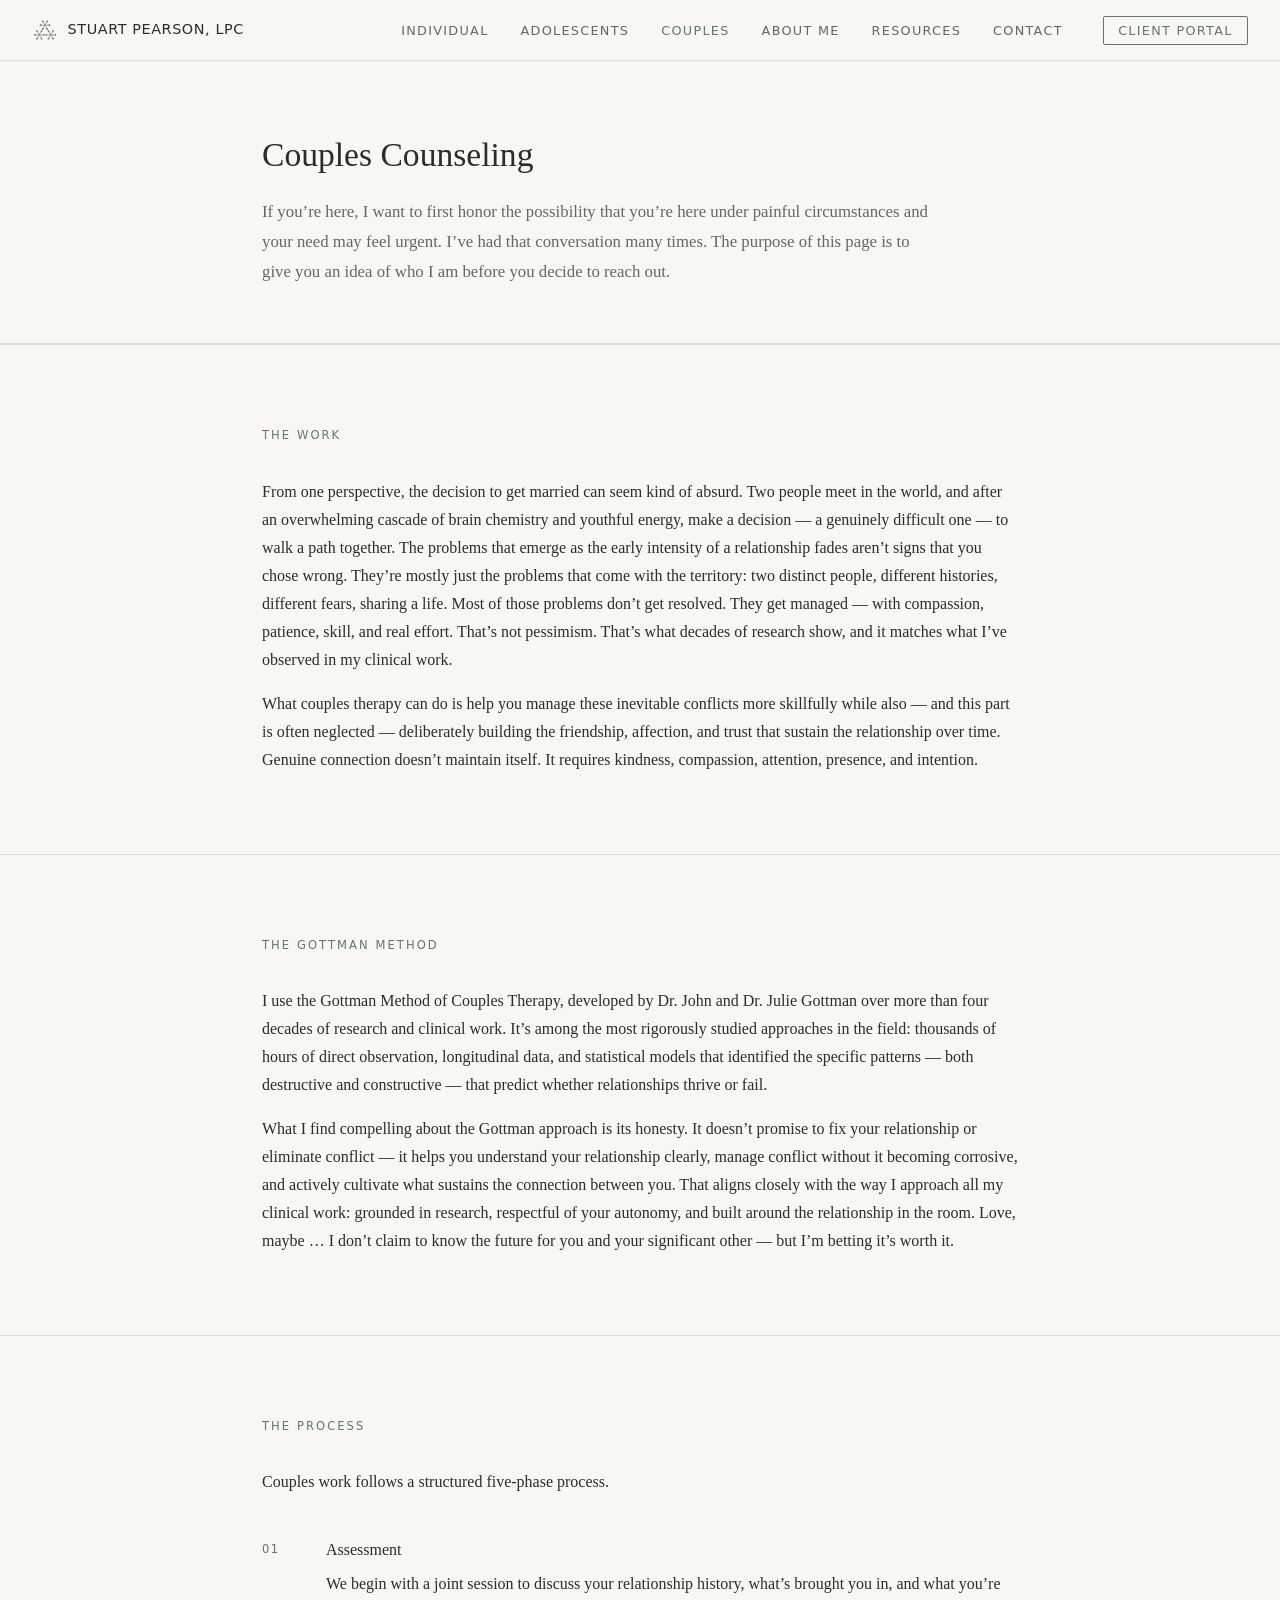
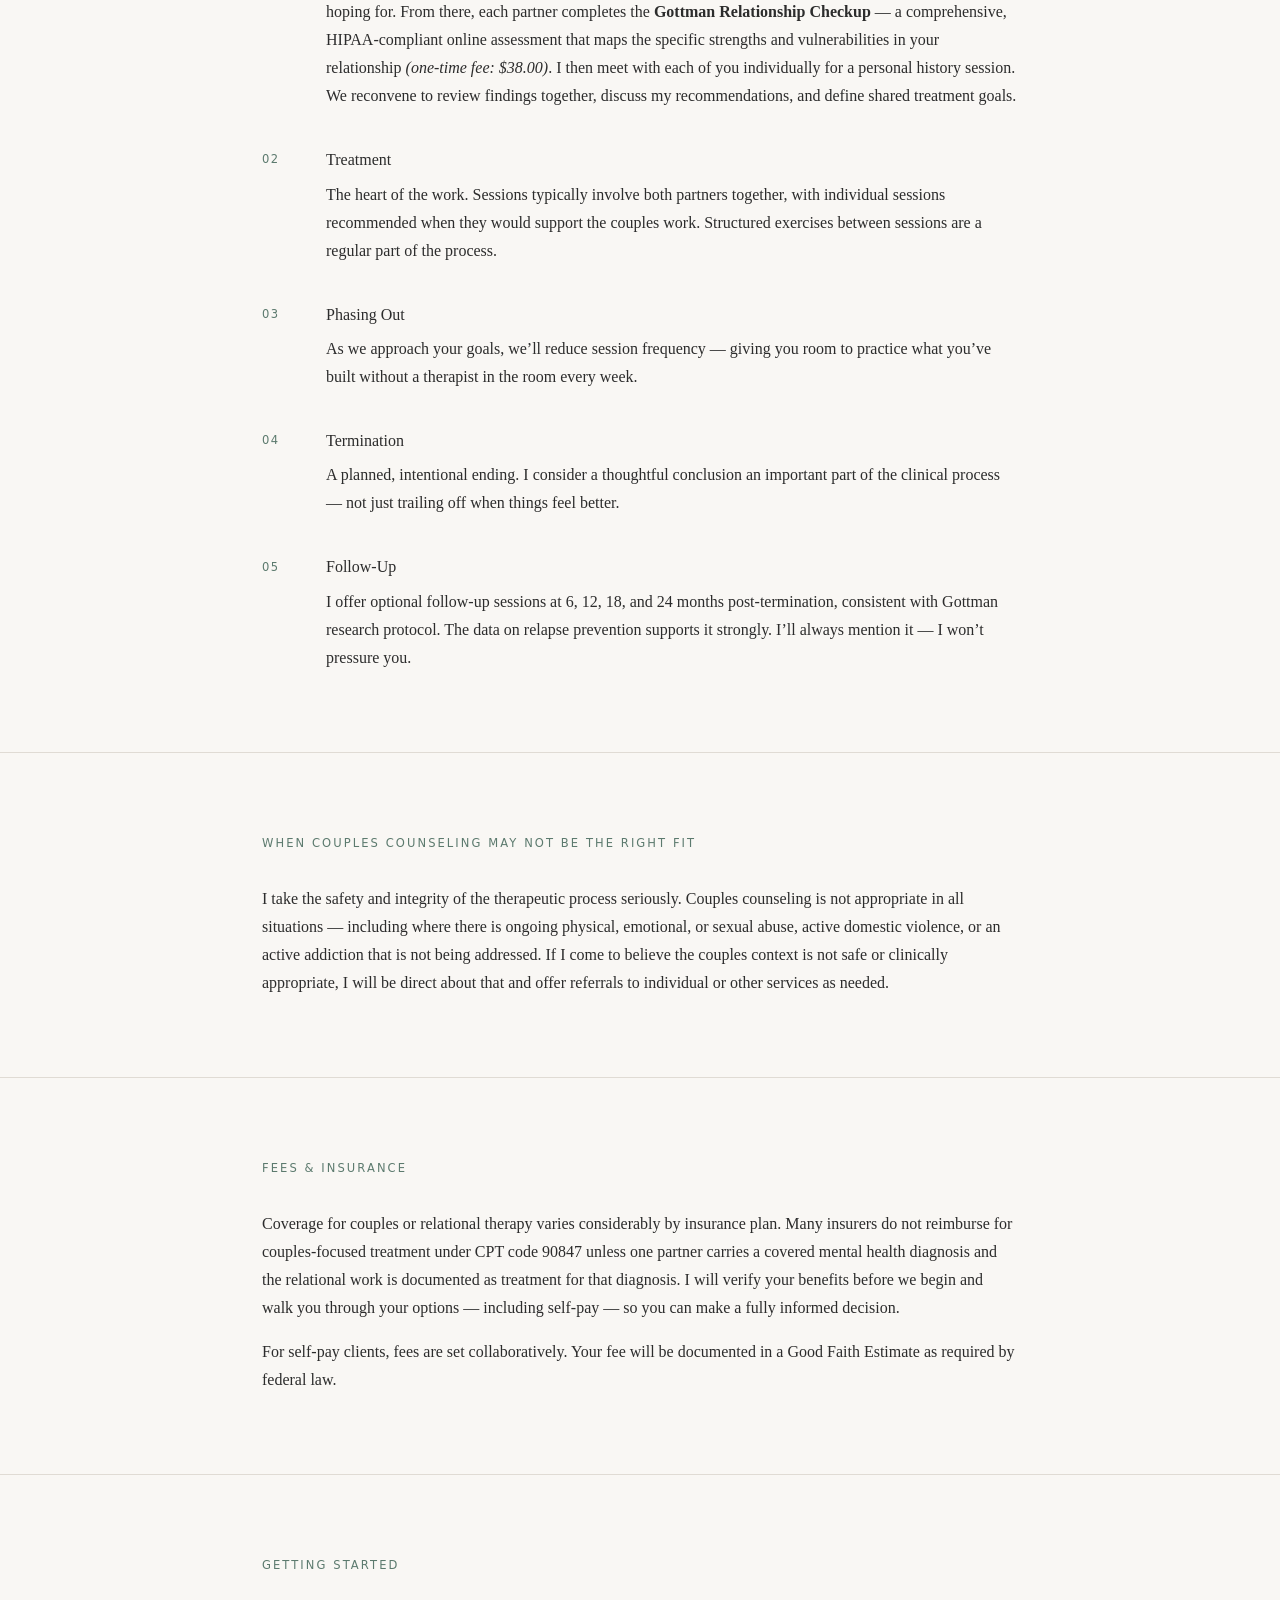
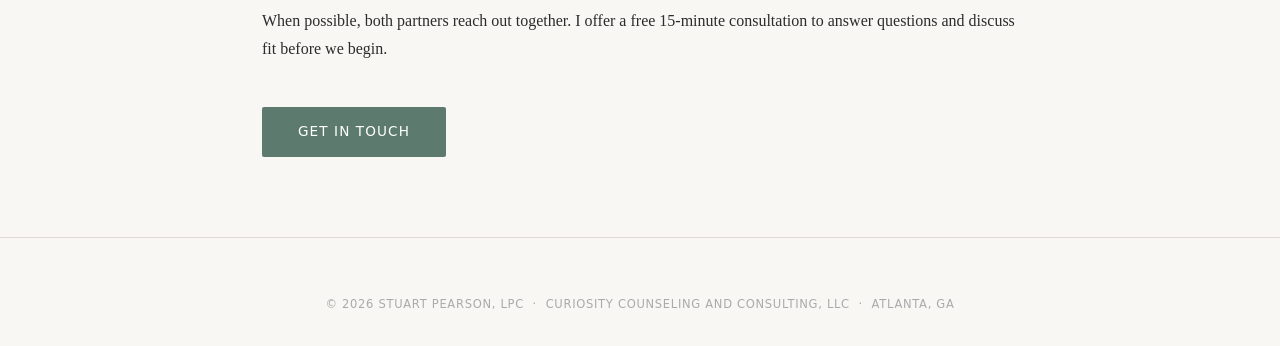
<file: couples.html>
<!DOCTYPE html>
<html lang="en">
<head>
  <meta charset="UTF-8" />
  <meta name="viewport" content="width=device-width, initial-scale=1.0" />
  <title>Couples Counseling | Stuart Pearson, LPC — Atlanta, GA</title>
  <!-- SEO meta -->
  <meta name="description" content="Gottman Method couples therapy in Atlanta for partners in crisis, feeling disconnected, or simply wanting to grow closer." />
  <link rel="canonical" href="https://stuartpearsonlpc.com/couples.html" />
  <meta property="og:type" content="website" />
  <meta property="og:site_name" content="Stuart Pearson, LPC" />
  <meta property="og:title" content="Couples Counseling | Stuart Pearson, LPC — Atlanta, GA" />
  <meta property="og:description" content="Gottman Method couples therapy in Atlanta for partners in crisis, feeling disconnected, or simply wanting to grow closer." />
  <meta property="og:url" content="https://stuartpearsonlpc.com/couples.html" />
  <meta property="og:image" content="https://stuartpearsonlpc.com/img/headshot_2026.png" />
  <meta name="twitter:card" content="summary_large_image" />
  <meta name="twitter:title" content="Couples Counseling | Stuart Pearson, LPC — Atlanta, GA" />
  <meta name="twitter:description" content="Gottman Method couples therapy in Atlanta for partners in crisis, feeling disconnected, or simply wanting to grow closer." />
  <meta name="twitter:image" content="https://stuartpearsonlpc.com/img/headshot_2026.png" />
  <link rel="icon" href="img/favicon.svg" type="image/svg+xml" />
  <link rel="stylesheet" href="style.css" />
</head>
<body>

  <!-- ── Nav ── -->
  <nav>
    <a href="index.html" class="nav-name"><img class="nav-mark" src="img/asterism-text.svg" alt="" />Stuart Pearson, LPC</a>
    <ul>
      <li><a href="individual.html">Individual</a></li>
      <li><a href="adolescents.html">Adolescents</a></li>
      <li><a href="couples.html" class="active">Couples</a></li>
      <li><a href="about.html">About Me</a></li>
      <li><a href="resources.html">Resources</a></li>
      <li><a href="index.html#contact">Contact</a></li>
      <li><a href="https://stuart-pearson.clientsecure.me" class="nav-portal" target="_blank"
          rel="noopener noreferrer">Client Portal</a></li>
    </ul>
  </nav>

  <!-- ── Page Hero ── -->
  <section class="page-hero">
    <div class="section-inner">
      <h1>Couples Counseling</h1>
      <p class="page-intro">If you&rsquo;re here, I want to first honor the possibility that you&rsquo;re here under painful circumstances and your need may feel urgent. I&rsquo;ve had that conversation many times. The purpose of this page is to give you an idea of who I am before you decide to reach out.</p>
    </div>
  </section>

  <!-- ── The Work ── -->
  <section id="approach">
    <div class="section-inner">
      <div class="section-label">The Work</div>

      <p>From one perspective, the decision to get married can seem kind of absurd. Two people meet in the world, and after an overwhelming cascade of brain chemistry and youthful energy, make a decision &mdash; a genuinely difficult one &mdash; to walk a path together. The problems that emerge as the early intensity of a relationship fades aren&rsquo;t signs that you chose wrong. They&rsquo;re mostly just the problems that come with the territory: two distinct people, different histories, different fears, sharing a life. Most of those problems don&rsquo;t get resolved. They get managed &mdash; with compassion, patience, skill, and real effort. That&rsquo;s not pessimism. That&rsquo;s what decades of research show, and it matches what I&rsquo;ve observed in my clinical work.</p>

      <p>What couples therapy can do is help you manage these inevitable conflicts more skillfully while also &mdash; and this part is often neglected &mdash; deliberately building the friendship, affection, and trust that sustain the relationship over time. Genuine connection doesn&rsquo;t maintain itself. It requires kindness, compassion, attention, presence, and intention.</p>
    </div>
  </section>

  <!-- ── Gottman Method ── -->
  <section id="gottman">
    <div class="section-inner">
      <div class="section-label">The Gottman Method</div>

      <p>I use the Gottman Method of Couples Therapy, developed by Dr. John and Dr. Julie Gottman over more than four decades of research and clinical work. It&rsquo;s among the most rigorously studied approaches in the field: thousands of hours of direct observation, longitudinal data, and statistical models that identified the specific patterns &mdash; both destructive and constructive &mdash; that predict whether relationships thrive or fail.</p>

      <p>What I find compelling about the Gottman approach is its honesty. It doesn&rsquo;t promise to fix your relationship or eliminate conflict &mdash; it helps you understand your relationship clearly, manage conflict without it becoming corrosive, and actively cultivate what sustains the connection between you. That aligns closely with the way I approach all my clinical work: grounded in research, respectful of your autonomy, and built around the relationship in the room. Love, maybe &hellip; I don&rsquo;t claim to know the future for you and your significant other &mdash; but I&rsquo;m betting it&rsquo;s worth it.</p>
    </div>
  </section>

  <!-- ── Process ── -->
  <section id="process">
    <div class="section-inner">
      <div class="section-label">The Process</div>
      <p style="margin-bottom: 2.5rem;">Couples work follows a structured five-phase process.</p>

      <div class="process-step">
        <div class="step-num">01</div>
        <div class="step-body">
          <h4>Assessment</h4>
          <p>We begin with a joint session to discuss your relationship history, what&rsquo;s brought you in, and what you&rsquo;re hoping for. From there, each partner completes the <strong>Gottman Relationship Checkup</strong> &mdash; a comprehensive, HIPAA-compliant online assessment that maps the specific strengths and vulnerabilities in your relationship <em>(one-time fee: $38.00)</em>. I then meet with each of you individually for a personal history session. We reconvene to review findings together, discuss my recommendations, and define shared treatment goals.</p>
        </div>
      </div>

      <div class="process-step">
        <div class="step-num">02</div>
        <div class="step-body">
          <h4>Treatment</h4>
          <p>The heart of the work. Sessions typically involve both partners together, with individual sessions recommended when they would support the couples work. Structured exercises between sessions are a regular part of the process.</p>
        </div>
      </div>

      <div class="process-step">
        <div class="step-num">03</div>
        <div class="step-body">
          <h4>Phasing Out</h4>
          <p>As we approach your goals, we&rsquo;ll reduce session frequency &mdash; giving you room to practice what you&rsquo;ve built without a therapist in the room every week.</p>
        </div>
      </div>

      <div class="process-step">
        <div class="step-num">04</div>
        <div class="step-body">
          <h4>Termination</h4>
          <p>A planned, intentional ending. I consider a thoughtful conclusion an important part of the clinical process &mdash; not just trailing off when things feel better.</p>
        </div>
      </div>

      <div class="process-step">
        <div class="step-num">05</div>
        <div class="step-body">
          <h4>Follow-Up</h4>
          <p>I offer optional follow-up sessions at 6, 12, 18, and 24 months post-termination, consistent with Gottman research protocol. The data on relapse prevention supports it strongly. I&rsquo;ll always mention it &mdash; I won&rsquo;t pressure you.</p>
        </div>
      </div>
    </div>
  </section>

  <!-- ── When Not Appropriate ── -->
  <section id="limits">
    <div class="section-inner">
      <div class="section-label">When Couples Counseling May Not Be the Right Fit</div>
      <p>I take the safety and integrity of the therapeutic process seriously. Couples counseling is not appropriate in all situations &mdash; including where there is ongoing physical, emotional, or sexual abuse, active domestic violence, or an active addiction that is not being addressed. If I come to believe the couples context is not safe or clinically appropriate, I will be direct about that and offer referrals to individual or other services as needed.</p>
    </div>
  </section>

  <!-- ── Fees ── -->
  <section id="fees">
    <div class="section-inner">
      <div class="section-label">Fees &amp; Insurance</div>
      <p>Coverage for couples or relational therapy varies considerably by insurance plan. Many insurers do not reimburse for couples-focused treatment under CPT code 90847 unless one partner carries a covered mental health diagnosis and the relational work is documented as treatment for that diagnosis. I will verify your benefits before we begin and walk you through your options &mdash; including self-pay &mdash; so you can make a fully informed decision.</p>
      <p>For self-pay clients, fees are set collaboratively. Your fee will be documented in a Good Faith Estimate as required by federal law.</p>
    </div>
  </section>

  <!-- ── CTA ── -->
  <section id="start">
    <div class="section-inner">
      <div class="section-label">Getting Started</div>
      <p>When possible, both partners reach out together. I offer a free 15-minute consultation to answer questions and discuss fit before we begin.</p>
      <br>
      <a href="https://stuart-pearson.clientsecure.me" class="cta-btn"
          data-spwidget-scope-id="acf5b21f-4688-4cc3-9d38-e3482a58425e" data-spwidget-scope-uri="stuart-pearson"
          data-spwidget-application-id="7c72cb9f9a9b913654bb89d6c7b4e71a77911b30192051da35384b4d0c6d505b"
          data-spwidget-channel="embedded_widget" data-spwidget-type="Contact form" data-spwidget-contact
          data-spwidget-scope-global data-spwidget-autobind>Get in Touch</a>
    </div>
  </section>

  <script src="https://widget-cdn.simplepractice.com/assets/integration-1.0.js"></script>

  <!-- ── Footer ── -->
  <footer>
    <div class="pt-seal">
      <!-- Professional verification provided by Psychology Today -->
      <a href="https://www.psychologytoday.com/profile/1719086" class="sx-verified-seal"></a>
      <script type="text/javascript" src="https://member.psychologytoday.com/verified-seal.js" data-badge="13" data-id="1719086" data-code="aHR0cHM6Ly93d3cucHN5Y2hvbG9neXRvZGF5LmNvbS9hcGkvdmVyaWZpZWQtc2VhbC9zZWFscy8xMy9wcm9maWxlLzE3MTkwODY/Y2FsbGJhY2s9c3hjYWxsYmFjaw=="></script>
      <!-- End Verification -->
    </div>
    &copy; 2026 Stuart Pearson, LPC &nbsp;&middot;&nbsp; Curiosity Counseling and Consulting, LLC &nbsp;&middot;&nbsp; Atlanta, GA
  </footer>

</body>
</html>
</file>
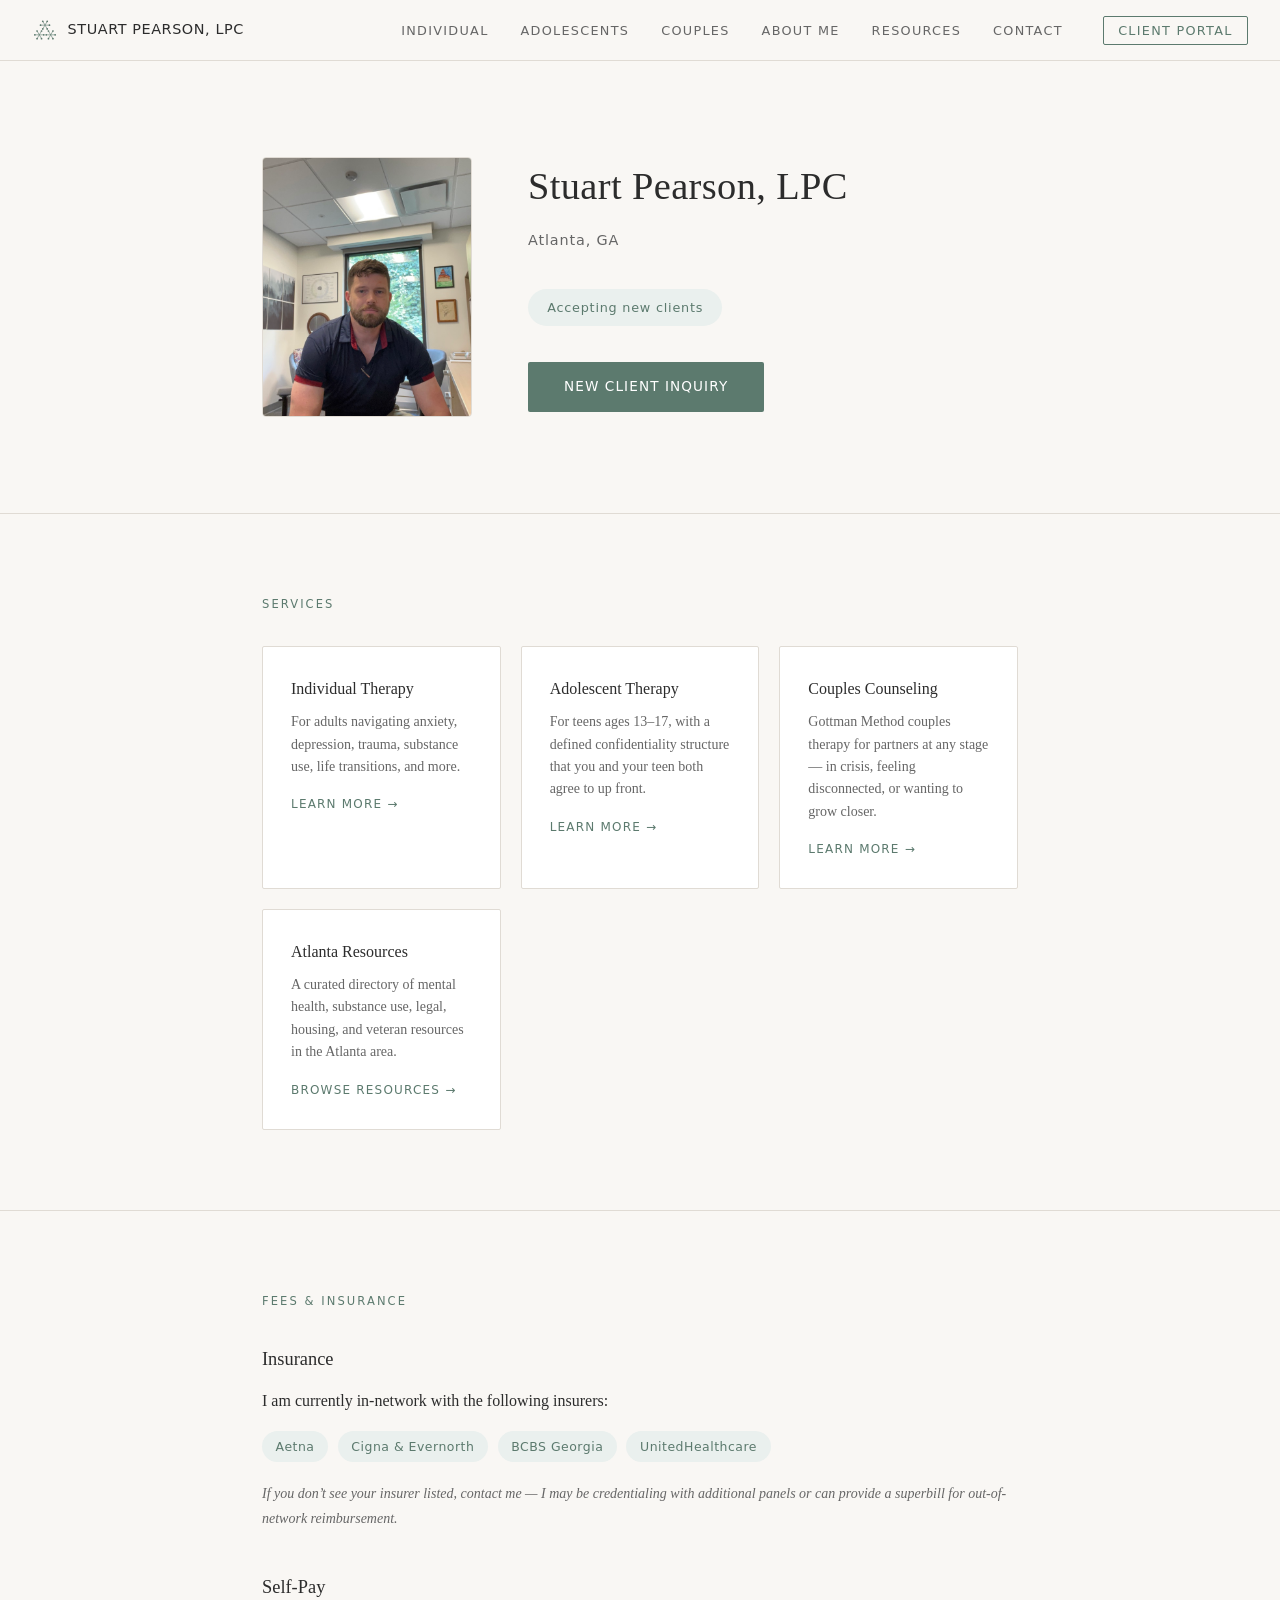
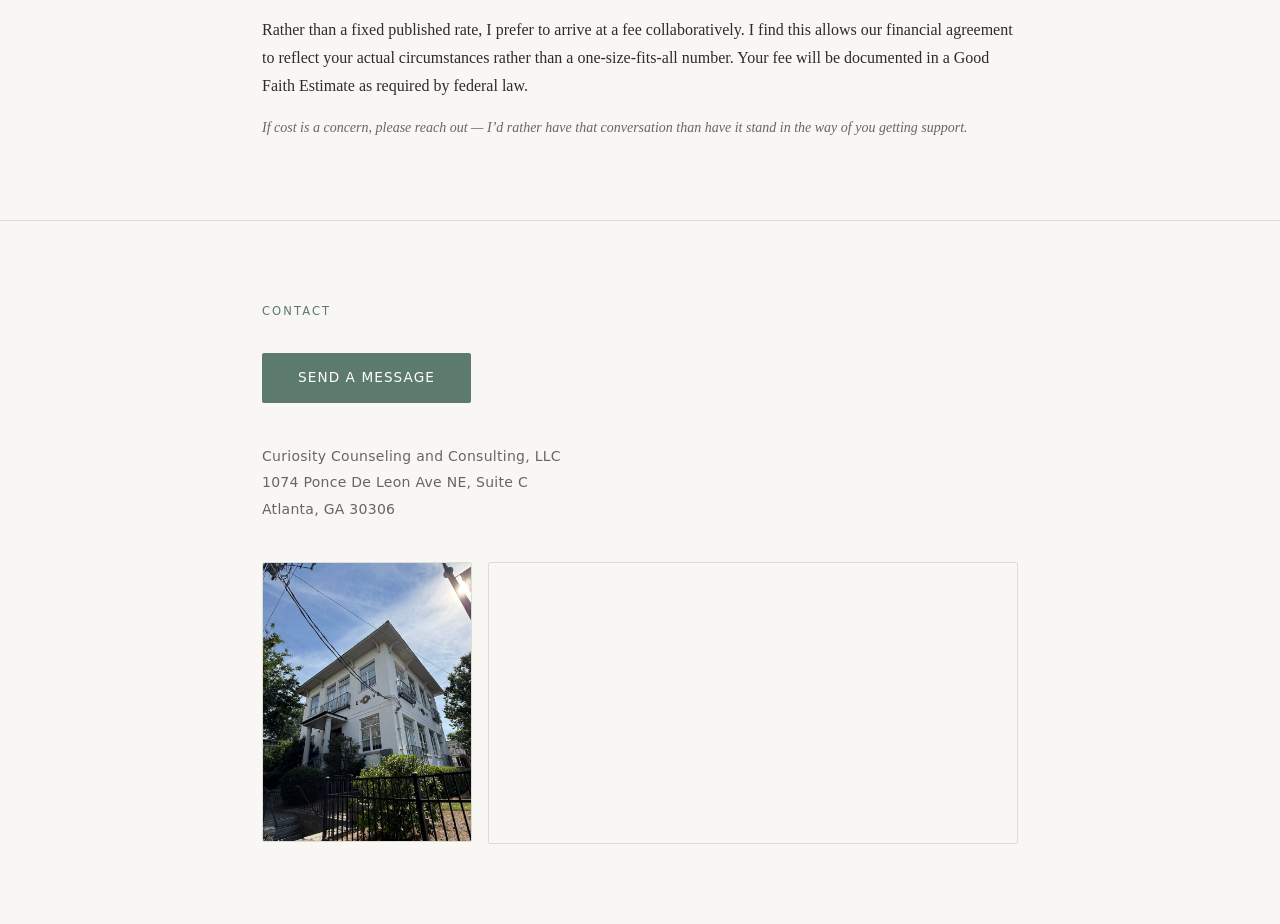
<file: diagnosis.html>
<!DOCTYPE html>
<html lang="en">
<head>
  <meta charset="UTF-8" />
  <title>Stuart Pearson, LPC</title>
  <meta name="robots" content="noindex" />
  <link rel="canonical" href="https://stuartpearsonlpc.com/" />
  <meta http-equiv="refresh" content="0; url=/" />
</head>
<body>
  <p>This page has moved. <a href="/">Continue to the homepage</a>.</p>
</body>
</html>
</file>
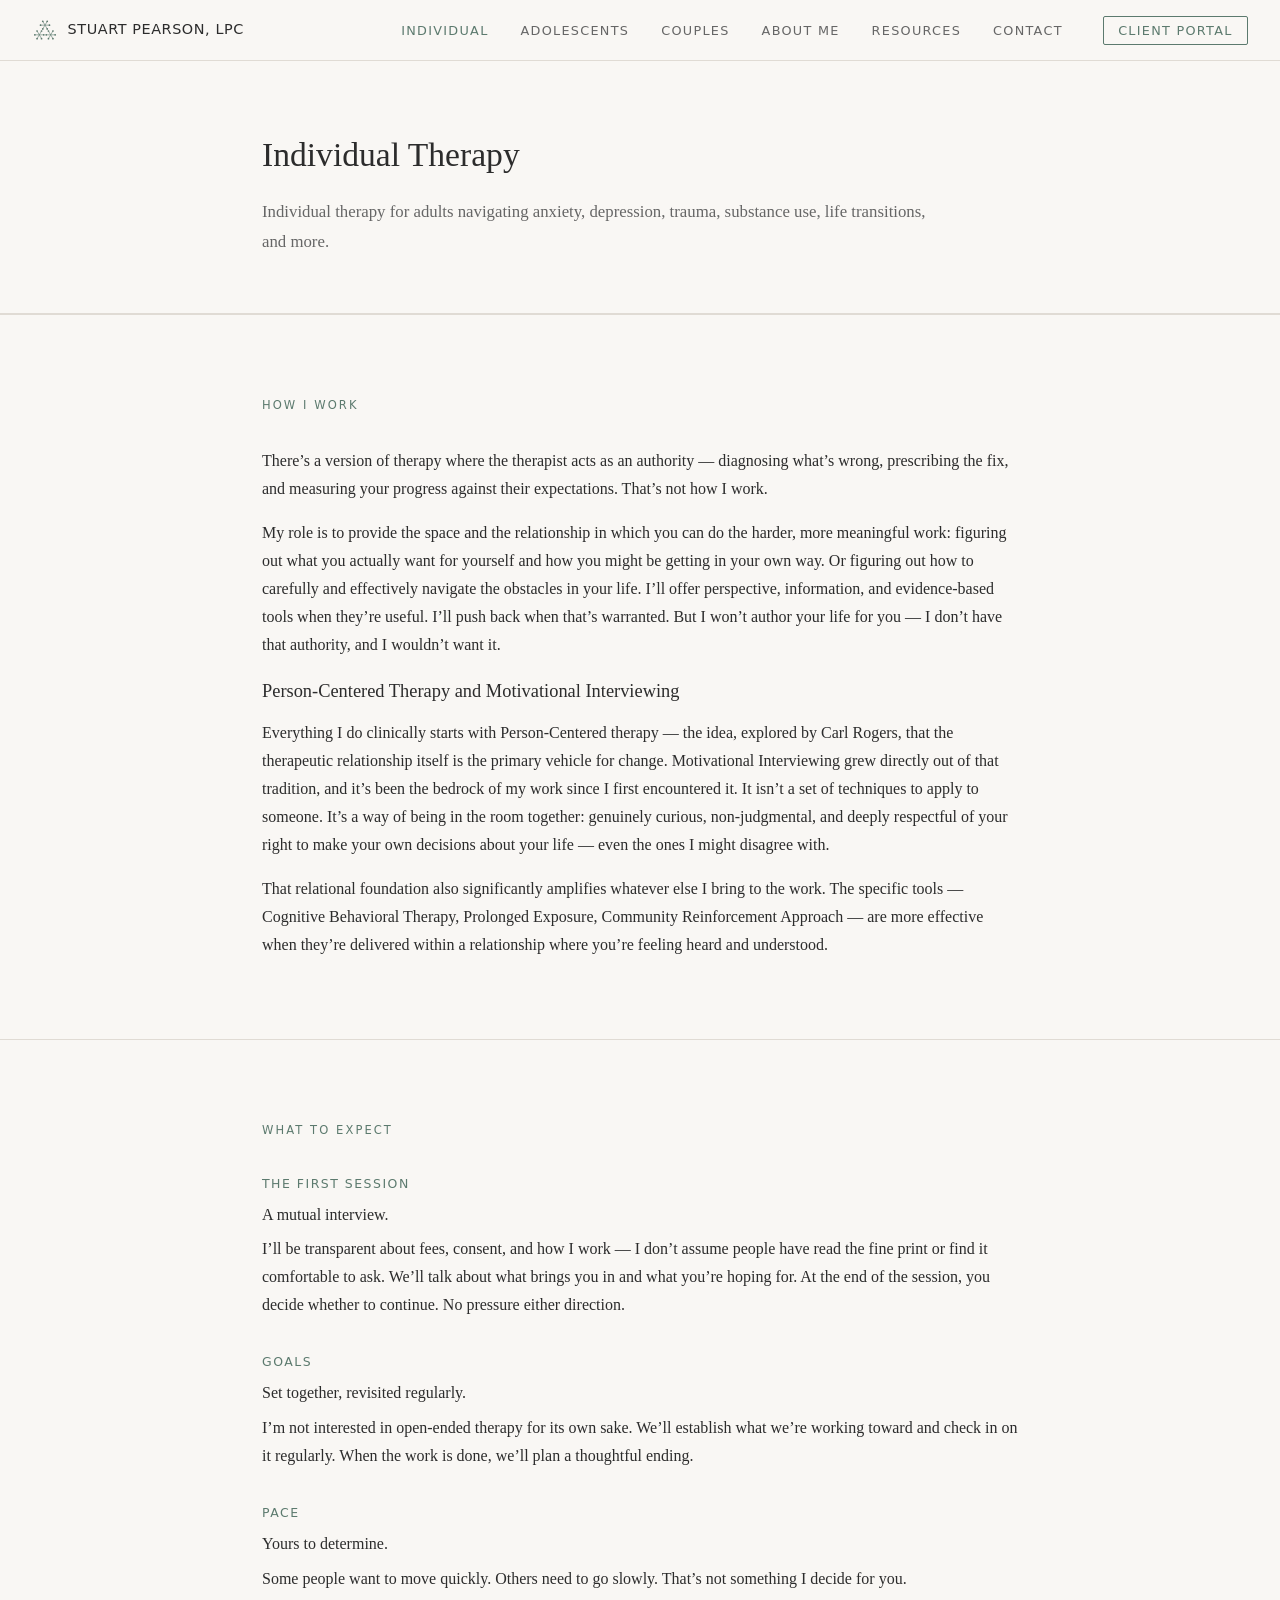
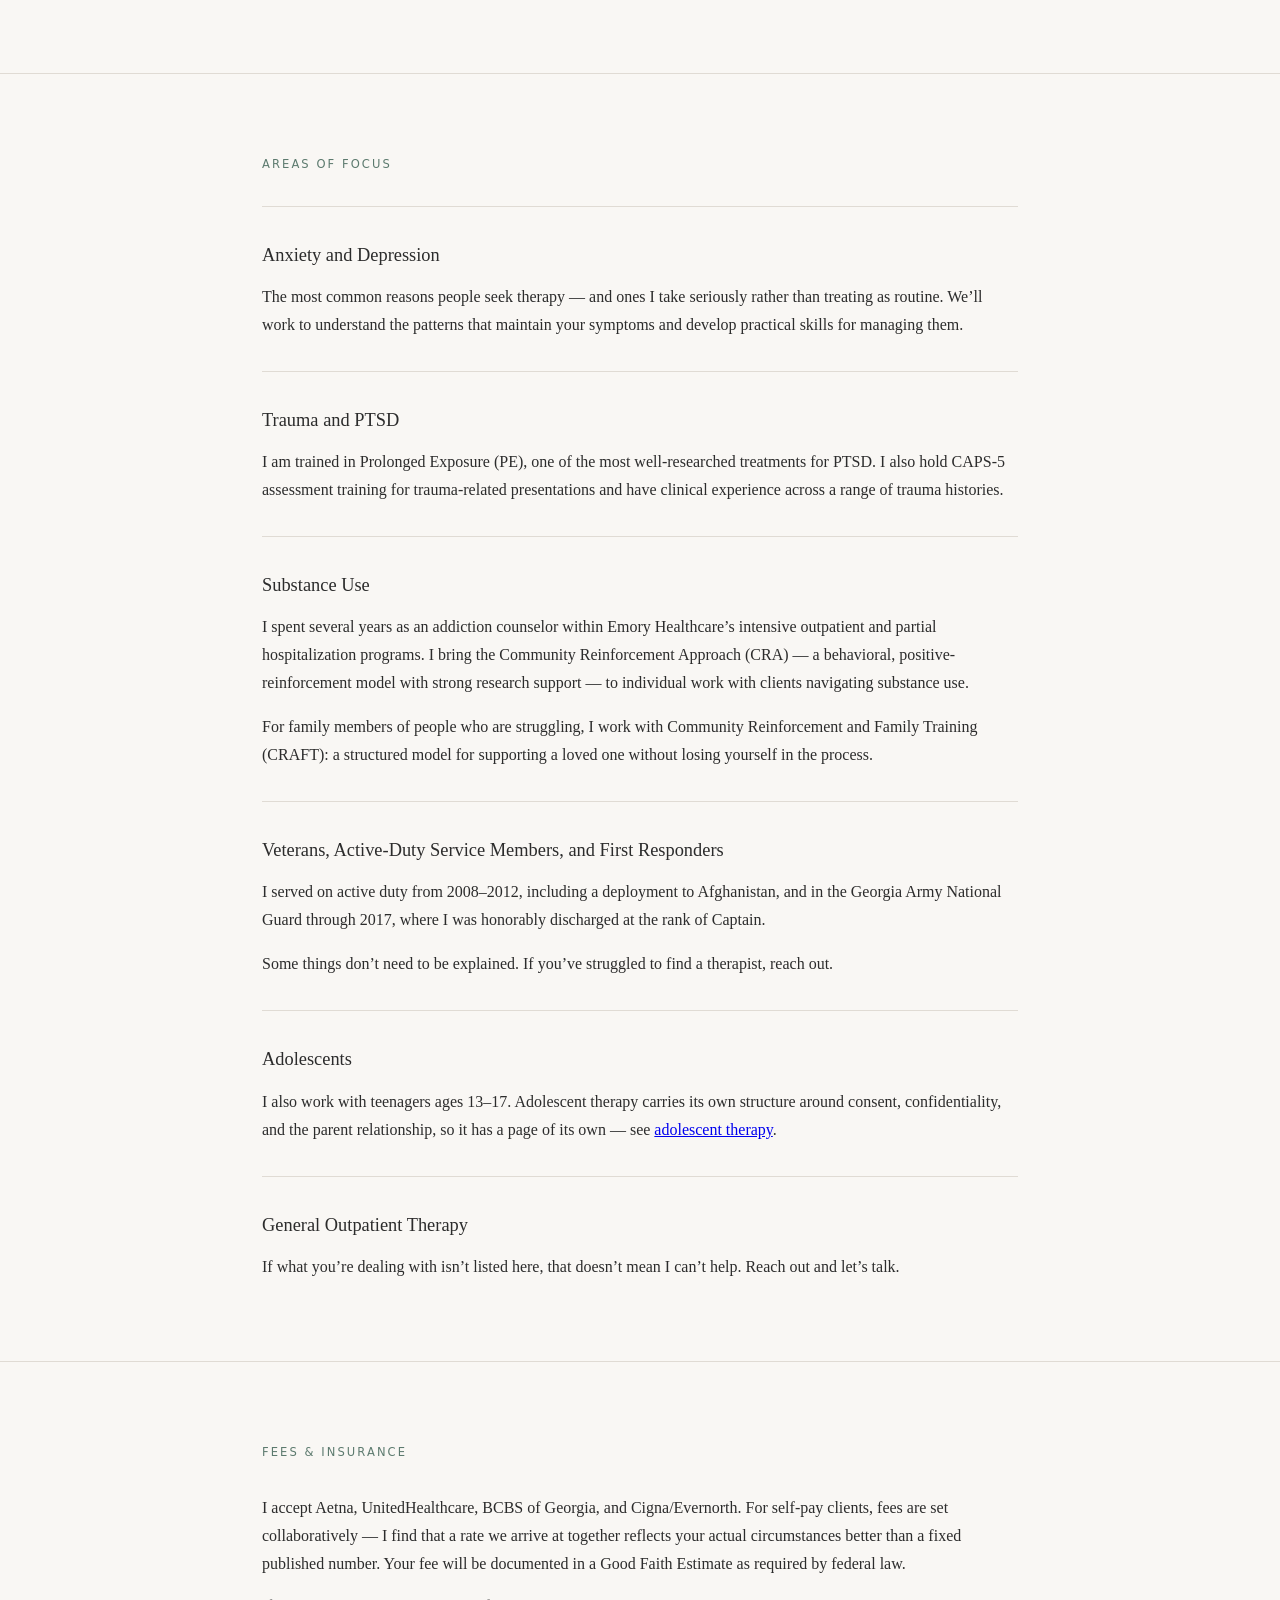
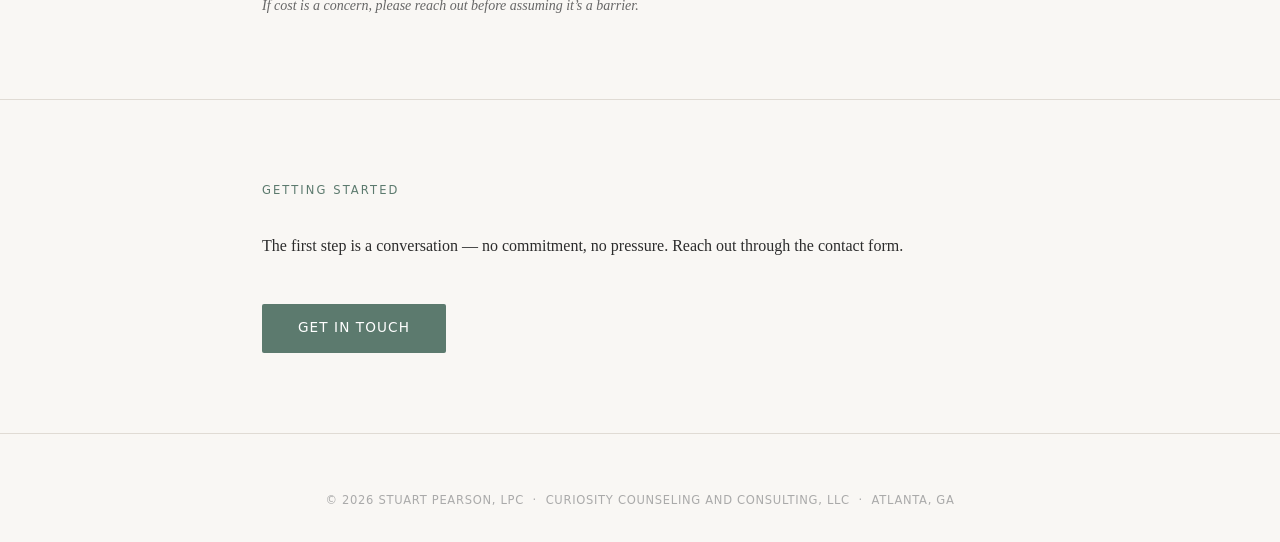
<file: individual.html>
<!DOCTYPE html>
<html lang="en">
<head>
  <meta charset="UTF-8" />
  <meta name="viewport" content="width=device-width, initial-scale=1.0" />
  <title>Individual Therapy | Stuart Pearson, LPC — Atlanta, GA</title>
  <!-- SEO meta -->
  <meta name="description" content="Individual therapy in Atlanta for adults navigating anxiety, depression, trauma, substance use, and life transitions." />
  <link rel="canonical" href="https://stuartpearsonlpc.com/individual.html" />
  <meta property="og:type" content="website" />
  <meta property="og:site_name" content="Stuart Pearson, LPC" />
  <meta property="og:title" content="Individual Therapy | Stuart Pearson, LPC — Atlanta, GA" />
  <meta property="og:description" content="Individual therapy in Atlanta for adults navigating anxiety, depression, trauma, substance use, and life transitions." />
  <meta property="og:url" content="https://stuartpearsonlpc.com/individual.html" />
  <meta property="og:image" content="https://stuartpearsonlpc.com/img/headshot_2026.png" />
  <meta name="twitter:card" content="summary_large_image" />
  <meta name="twitter:title" content="Individual Therapy | Stuart Pearson, LPC — Atlanta, GA" />
  <meta name="twitter:description" content="Individual therapy in Atlanta for adults navigating anxiety, depression, trauma, substance use, and life transitions." />
  <meta name="twitter:image" content="https://stuartpearsonlpc.com/img/headshot_2026.png" />
  <link rel="icon" href="img/favicon.svg" type="image/svg+xml" />
  <link rel="stylesheet" href="style.css" />
</head>
<body>

  <!-- ── Nav ── -->
  <nav>
    <a href="index.html" class="nav-name"><img class="nav-mark" src="img/asterism-text.svg" alt="" />Stuart Pearson, LPC</a>
    <ul>
      <li><a href="individual.html" class="active">Individual</a></li>
      <li><a href="adolescents.html">Adolescents</a></li>
      <li><a href="couples.html">Couples</a></li>
      <li><a href="about.html">About Me</a></li>
      <li><a href="resources.html">Resources</a></li>
      <li><a href="index.html#contact">Contact</a></li>
      <li><a href="https://stuart-pearson.clientsecure.me" class="nav-portal" target="_blank"
          rel="noopener noreferrer">Client Portal</a></li>
    </ul>
  </nav>

  <!-- ── Page Hero ── -->
  <section class="page-hero">
    <div class="section-inner">
      <h1>Individual Therapy</h1>
      <p class="page-intro">Individual therapy for adults navigating anxiety, depression, trauma, substance use, life transitions, and more.</p>
    </div>
  </section>

  <!-- ── Opening ── -->
  <section id="approach">
    <div class="section-inner">
      <div class="section-label">How I Work</div>

      <p>There&rsquo;s a version of therapy where the therapist acts as an authority &mdash; diagnosing what&rsquo;s wrong, prescribing the fix, and measuring your progress against their expectations. That&rsquo;s not how I work.</p>

      <p>My role is to provide the space and the relationship in which you can do the harder, more meaningful work: figuring out what you actually want for yourself and how you might be getting in your own way. Or figuring out how to carefully and effectively navigate the obstacles in your life. I&rsquo;ll offer perspective, information, and evidence-based tools when they&rsquo;re useful. I&rsquo;ll push back when that&rsquo;s warranted. But I won&rsquo;t author your life for you &mdash; I don&rsquo;t have that authority, and I wouldn&rsquo;t want it.</p>

      <h3>Person-Centered Therapy and Motivational Interviewing</h3>

      <p>Everything I do clinically starts with Person-Centered therapy &mdash; the idea, explored by Carl Rogers, that the therapeutic relationship itself is the primary vehicle for change. Motivational Interviewing grew directly out of that tradition, and it&rsquo;s been the bedrock of my work since I first encountered it. It isn&rsquo;t a set of techniques to apply to someone. It&rsquo;s a way of being in the room together: genuinely curious, non-judgmental, and deeply respectful of your right to make your own decisions about your life &mdash; even the ones I might disagree with.</p>

      <p>That relational foundation also significantly amplifies whatever else I bring to the work. The specific tools &mdash; Cognitive Behavioral Therapy, Prolonged Exposure, Community Reinforcement Approach &mdash; are more effective when they&rsquo;re delivered within a relationship where you&rsquo;re feeling heard and understood.</p>
    </div>
  </section>

  <!-- ── What to Expect ── -->
  <section id="expect">
    <div class="section-inner">
      <div class="section-label">What to Expect</div>

      <div class="expect-item">
        <div class="expect-label">The first session</div>
        <h4>A mutual interview.</h4>
        <p>I&rsquo;ll be transparent about fees, consent, and how I work &mdash; I don&rsquo;t assume people have read the fine print or find it comfortable to ask. We&rsquo;ll talk about what brings you in and what you&rsquo;re hoping for. At the end of the session, you decide whether to continue. No pressure either direction.</p>
      </div>

      <div class="expect-item">
        <div class="expect-label">Goals</div>
        <h4>Set together, revisited regularly.</h4>
        <p>I&rsquo;m not interested in open-ended therapy for its own sake. We&rsquo;ll establish what we&rsquo;re working toward and check in on it regularly. When the work is done, we&rsquo;ll plan a thoughtful ending.</p>
      </div>

      <div class="expect-item">
        <div class="expect-label">Pace</div>
        <h4>Yours to determine.</h4>
        <p>Some people want to move quickly. Others need to go slowly. That&rsquo;s not something I decide for you.</p>
      </div>
    </div>
  </section>

  <!-- ── Areas of Focus ── -->
  <section id="focus">
    <div class="section-inner">
      <div class="section-label">Areas of Focus</div>

      <div class="focus-area">
        <h3>Anxiety and Depression</h3>
        <p>The most common reasons people seek therapy &mdash; and ones I take seriously rather than treating as routine. We&rsquo;ll work to understand the patterns that maintain your symptoms and develop practical skills for managing them.</p>
      </div>

      <div class="focus-area">
        <h3>Trauma and PTSD</h3>
        <p>I am trained in Prolonged Exposure (PE), one of the most well-researched treatments for PTSD. I also hold CAPS-5 assessment training for trauma-related presentations and have clinical experience across a range of trauma histories.</p>
      </div>

      <div class="focus-area">
        <h3>Substance Use</h3>
        <p>I spent several years as an addiction counselor within Emory Healthcare&rsquo;s intensive outpatient and partial hospitalization programs. I bring the Community Reinforcement Approach (CRA) &mdash; a behavioral, positive-reinforcement model with strong research support &mdash; to individual work with clients navigating substance use.</p>
        <p>For family members of people who are struggling, I work with Community Reinforcement and Family Training (CRAFT): a structured model for supporting a loved one without losing yourself in the process.</p>
      </div>

      <div class="focus-area">
        <h3>Veterans, Active-Duty Service Members, and First Responders</h3>
        <p>I served on active duty from 2008&ndash;2012, including a deployment to Afghanistan, and in the Georgia Army National Guard through 2017, where I was honorably discharged at the rank of Captain.</p>
        <p>Some things don&rsquo;t need to be explained. If you&rsquo;ve struggled to find a therapist, reach out.</p>
      </div>

      <div class="focus-area">
        <h3>Adolescents</h3>
        <p>I also work with teenagers ages 13&ndash;17. Adolescent therapy carries its own structure around consent, confidentiality, and the parent relationship, so it has a page of its own &mdash; see <a href="adolescents.html">adolescent therapy</a>.</p>
      </div>

      <div class="focus-area">
        <h3>General Outpatient Therapy</h3>
        <p>If what you&rsquo;re dealing with isn&rsquo;t listed here, that doesn&rsquo;t mean I can&rsquo;t help. Reach out and let&rsquo;s talk.</p>
      </div>
    </div>
  </section>

  <!-- ── Fees ── -->
  <section id="fees">
    <div class="section-inner">
      <div class="section-label">Fees &amp; Insurance</div>
      <p>I accept Aetna, UnitedHealthcare, BCBS of Georgia, and Cigna/Evernorth. For self-pay clients, fees are set collaboratively &mdash; I find that a rate we arrive at together reflects your actual circumstances better than a fixed published number. Your fee will be documented in a Good Faith Estimate as required by federal law.</p>
      <p class="fee-note">If cost is a concern, please reach out before assuming it&rsquo;s a barrier.</p>
    </div>
  </section>

  <!-- ── CTA ── -->
  <section id="start">
    <div class="section-inner">
      <div class="section-label">Getting Started</div>
      <p>The first step is a conversation &mdash; no commitment, no pressure. Reach out through the contact form.</p>
      <br>
      <a href="https://stuart-pearson.clientsecure.me" class="cta-btn"
          data-spwidget-scope-id="acf5b21f-4688-4cc3-9d38-e3482a58425e" data-spwidget-scope-uri="stuart-pearson"
          data-spwidget-application-id="7c72cb9f9a9b913654bb89d6c7b4e71a77911b30192051da35384b4d0c6d505b"
          data-spwidget-channel="embedded_widget" data-spwidget-type="Contact form" data-spwidget-contact
          data-spwidget-scope-global data-spwidget-autobind>Get in Touch</a>
    </div>
  </section>

  <script src="https://widget-cdn.simplepractice.com/assets/integration-1.0.js"></script>

  <!-- ── Footer ── -->
  <footer>
    <div class="pt-seal">
      <!-- Professional verification provided by Psychology Today -->
      <a href="https://www.psychologytoday.com/profile/1719086" class="sx-verified-seal"></a>
      <script type="text/javascript" src="https://member.psychologytoday.com/verified-seal.js" data-badge="13" data-id="1719086" data-code="aHR0cHM6Ly93d3cucHN5Y2hvbG9neXRvZGF5LmNvbS9hcGkvdmVyaWZpZWQtc2VhbC9zZWFscy8xMy9wcm9maWxlLzE3MTkwODY/Y2FsbGJhY2s9c3hjYWxsYmFjaw=="></script>
      <!-- End Verification -->
    </div>
    &copy; 2026 Stuart Pearson, LPC &nbsp;&middot;&nbsp; Curiosity Counseling and Consulting, LLC &nbsp;&middot;&nbsp; Atlanta, GA
  </footer>

</body>
</html>
</file>
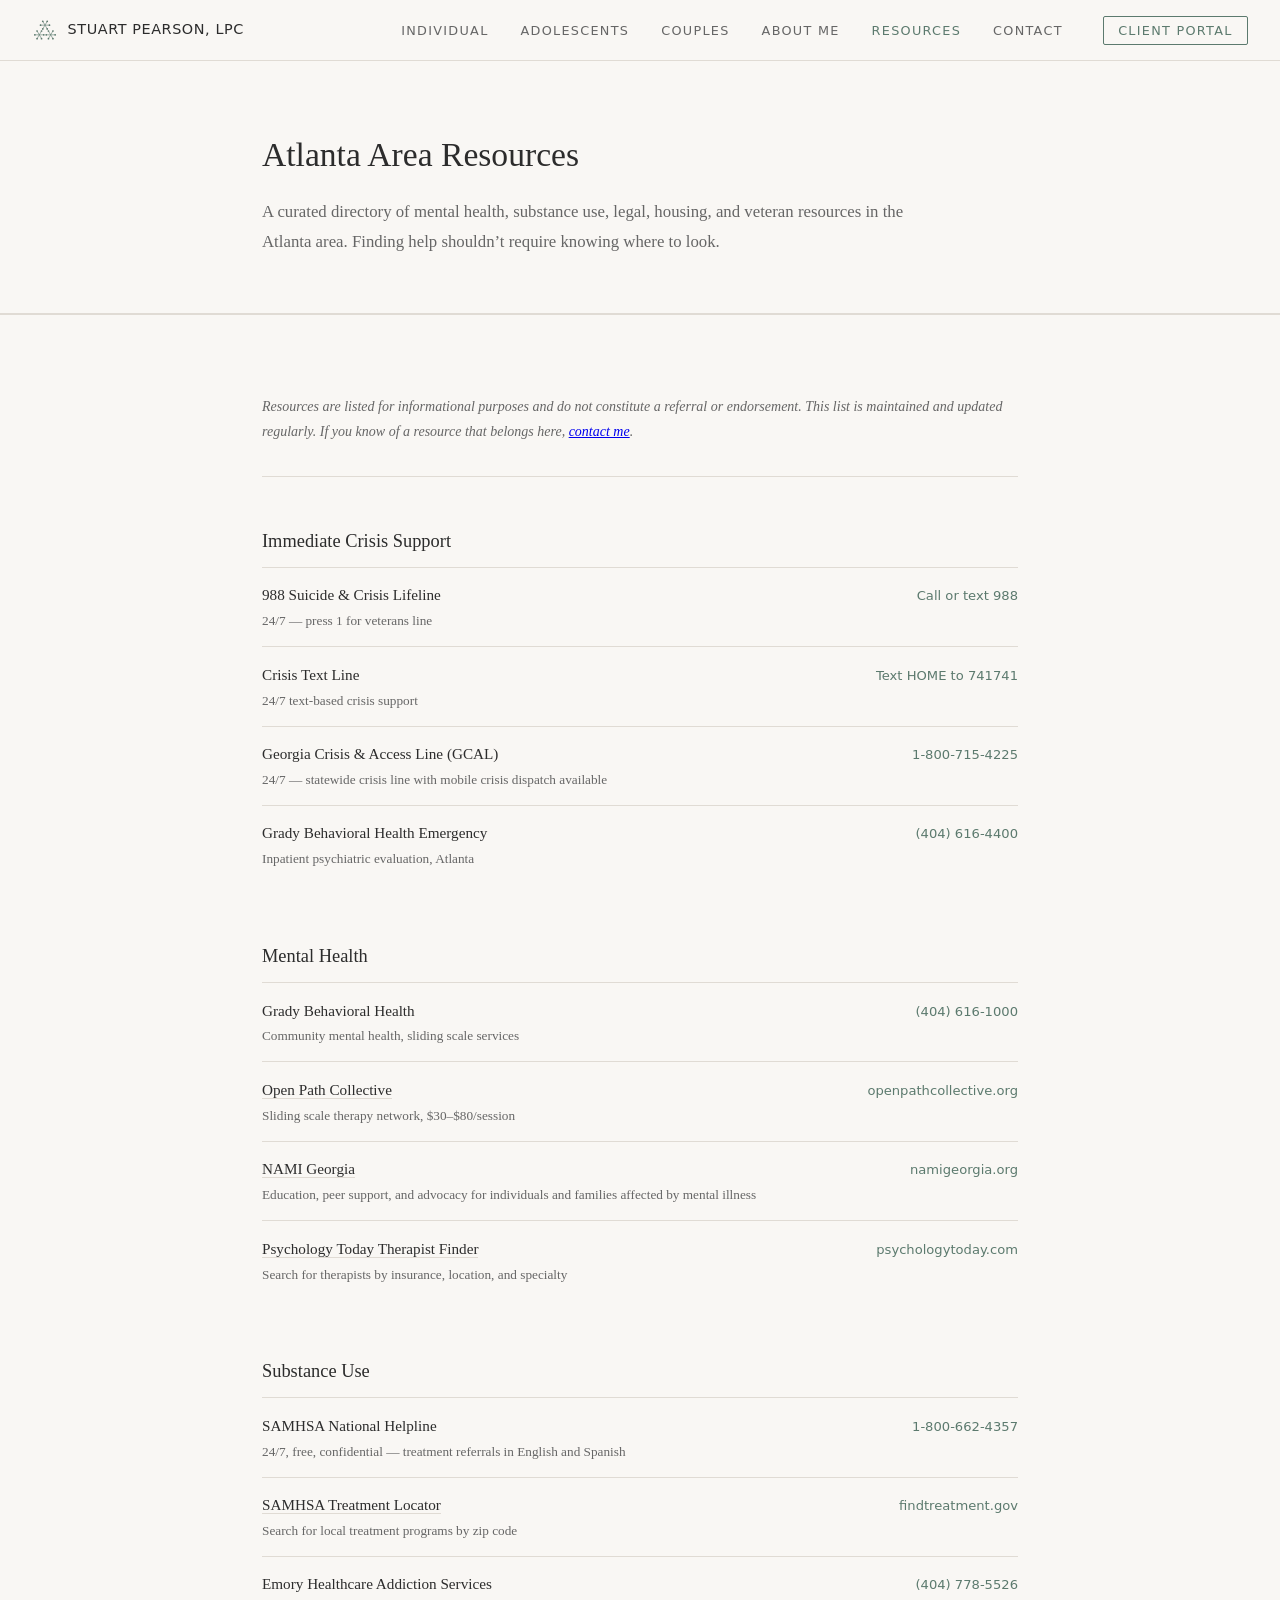
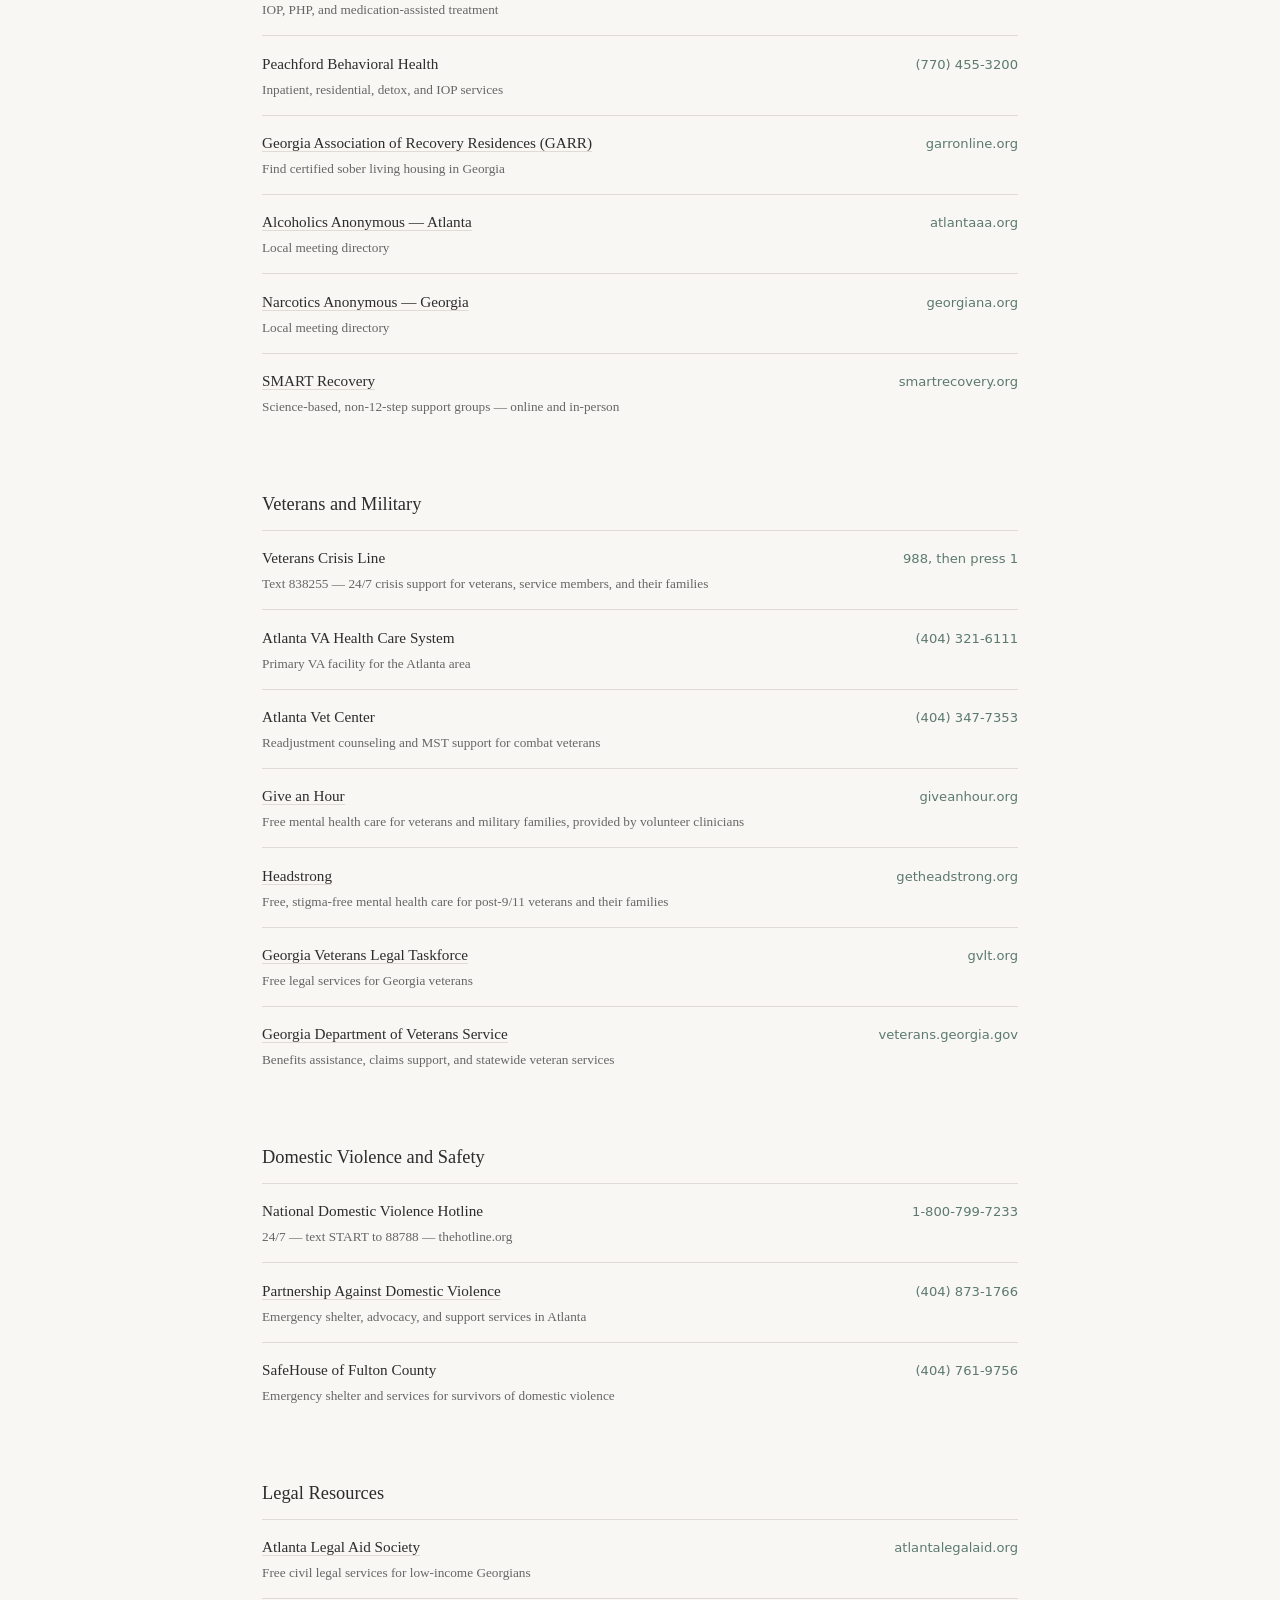
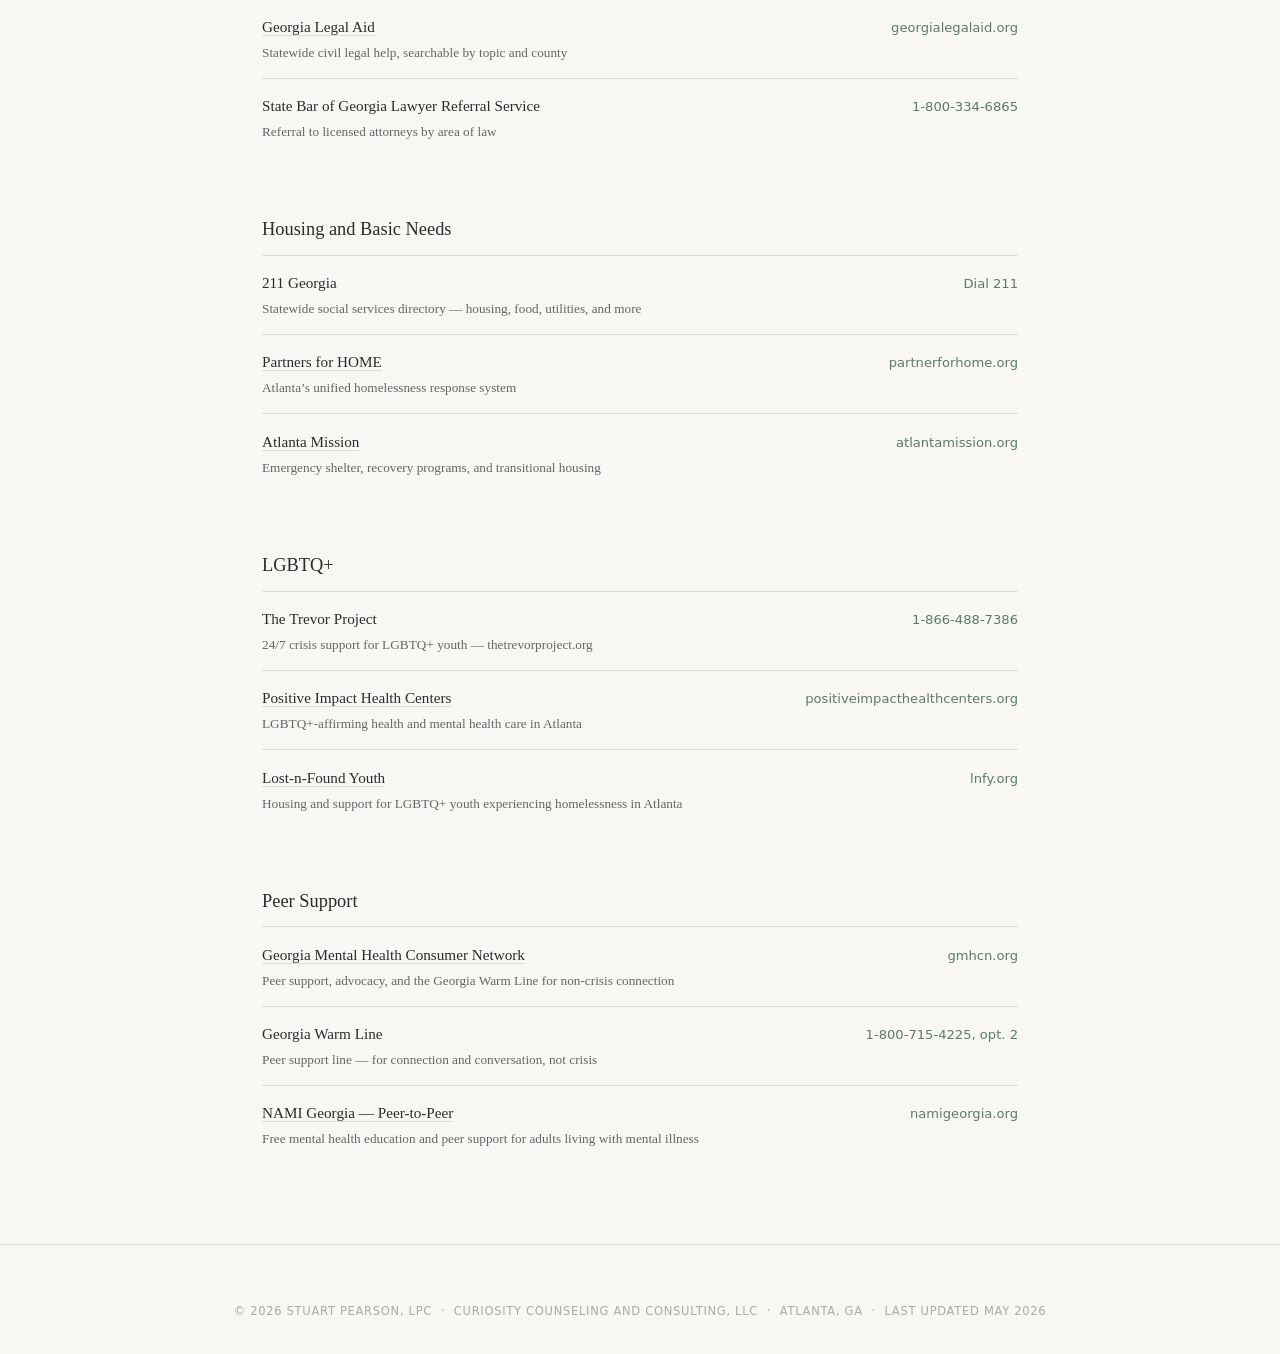
<file: resources.html>
<!DOCTYPE html>
<html lang="en">

<head>
  <meta charset="UTF-8" />
  <meta name="viewport" content="width=device-width, initial-scale=1.0" />
  <title>Atlanta Resources | Stuart Pearson, LPC</title>
  <!-- SEO meta -->
  <meta name="description" content="A curated directory of mental health, substance use, legal, housing, and veteran resources in the Atlanta area, maintained by Stuart Pearson, LPC." />
  <link rel="canonical" href="https://stuartpearsonlpc.com/resources.html" />
  <meta property="og:type" content="website" />
  <meta property="og:site_name" content="Stuart Pearson, LPC" />
  <meta property="og:title" content="Atlanta Resources | Stuart Pearson, LPC" />
  <meta property="og:description" content="A curated directory of mental health, substance use, legal, housing, and veteran resources in the Atlanta area, maintained by Stuart Pearson, LPC." />
  <meta property="og:url" content="https://stuartpearsonlpc.com/resources.html" />
  <meta property="og:image" content="https://stuartpearsonlpc.com/img/headshot_2026.png" />
  <meta name="twitter:card" content="summary_large_image" />
  <meta name="twitter:title" content="Atlanta Resources | Stuart Pearson, LPC" />
  <meta name="twitter:description" content="A curated directory of mental health, substance use, legal, housing, and veteran resources in the Atlanta area, maintained by Stuart Pearson, LPC." />
  <meta name="twitter:image" content="https://stuartpearsonlpc.com/img/headshot_2026.png" />
  <link rel="icon" href="img/favicon.svg" type="image/svg+xml" />
  <link rel="stylesheet" href="style.css" />
</head>

<body>

  <!-- ── Nav ── -->
  <nav>
    <a href="index.html" class="nav-name"><img class="nav-mark" src="img/asterism-text.svg" alt="" />Stuart Pearson, LPC</a>
    <ul>
      <li><a href="individual.html">Individual</a></li>
      <li><a href="adolescents.html">Adolescents</a></li>
      <li><a href="couples.html">Couples</a></li>
      <li><a href="about.html">About Me</a></li>
      <li><a href="resources.html" class="active">Resources</a></li>
      <li><a href="index.html#contact">Contact</a></li>
      <li><a href="https://stuart-pearson.clientsecure.me" class="nav-portal" target="_blank"
          rel="noopener noreferrer">Client Portal</a></li>
    </ul>
  </nav>

  <!-- ── Page Hero ── -->
  <section class="page-hero">
    <div class="section-inner">
      <h1>Atlanta Area Resources</h1>
      <p class="page-intro">A curated directory of mental health, substance use, legal, housing, and veteran resources
        in the Atlanta area. Finding help shouldn&rsquo;t require knowing where to look.</p>
    </div>
  </section>

  <!-- ── Resources ── -->
  <section id="resources">
    <div class="section-inner">

      <p class="resources-note">Resources are listed for informational purposes and do not constitute a referral or
        endorsement. This list is maintained and updated regularly. If you know of a resource that belongs here, <a
          href="index.html#contact">contact me</a>.</p>

      <!-- Crisis -->
      <div class="resource-category">
        <h3>Immediate Crisis Support</h3>

        <div class="resource-item">
          <div class="resource-name">988 Suicide &amp; Crisis Lifeline</div>
          <div class="resource-contact">Call or text 988</div>
          <div class="resource-desc">24/7 &mdash; press 1 for veterans line</div>
        </div>

        <div class="resource-item">
          <div class="resource-name">Crisis Text Line</div>
          <div class="resource-contact">Text HOME to 741741</div>
          <div class="resource-desc">24/7 text-based crisis support</div>
        </div>

        <div class="resource-item">
          <div class="resource-name">Georgia Crisis &amp; Access Line (GCAL)</div>
          <div class="resource-contact">1-800-715-4225</div>
          <div class="resource-desc">24/7 &mdash; statewide crisis line with mobile crisis dispatch available</div>
        </div>

        <div class="resource-item">
          <div class="resource-name">Grady Behavioral Health Emergency</div>
          <div class="resource-contact">(404) 616-4400</div>
          <div class="resource-desc">Inpatient psychiatric evaluation, Atlanta</div>
        </div>
      </div>

      <!-- Mental Health -->
      <div class="resource-category">
        <h3>Mental Health</h3>

        <div class="resource-item">
          <div class="resource-name">Grady Behavioral Health</div>
          <div class="resource-contact">(404) 616-1000</div>
          <div class="resource-desc">Community mental health, sliding scale services</div>
        </div>

        <div class="resource-item">
          <div class="resource-name"><a href="https://openpathcollective.org" target="_blank" rel="noopener">Open Path
              Collective</a></div>
          <div class="resource-contact">openpathcollective.org</div>
          <div class="resource-desc">Sliding scale therapy network, $30&ndash;$80/session</div>
        </div>

        <div class="resource-item">
          <div class="resource-name"><a href="https://namigeorgia.org" target="_blank" rel="noopener">NAMI Georgia</a>
          </div>
          <div class="resource-contact">namigeorgia.org</div>
          <div class="resource-desc">Education, peer support, and advocacy for individuals and families affected by
            mental illness</div>
        </div>

        <div class="resource-item">
          <div class="resource-name"><a href="https://www.psychologytoday.com/us/therapists/georgia/atlanta"
              target="_blank" rel="noopener">Psychology Today Therapist Finder</a></div>
          <div class="resource-contact">psychologytoday.com</div>
          <div class="resource-desc">Search for therapists by insurance, location, and specialty</div>
        </div>
      </div>

      <!-- Substance Use -->
      <div class="resource-category">
        <h3>Substance Use</h3>

        <div class="resource-item">
          <div class="resource-name">SAMHSA National Helpline</div>
          <div class="resource-contact">1-800-662-4357</div>
          <div class="resource-desc">24/7, free, confidential &mdash; treatment referrals in English and Spanish</div>
        </div>

        <div class="resource-item">
          <div class="resource-name"><a href="https://findtreatment.gov" target="_blank" rel="noopener">SAMHSA Treatment
              Locator</a></div>
          <div class="resource-contact">findtreatment.gov</div>
          <div class="resource-desc">Search for local treatment programs by zip code</div>
        </div>

        <div class="resource-item">
          <div class="resource-name">Emory Healthcare Addiction Services</div>
          <div class="resource-contact">(404) 778-5526</div>
          <div class="resource-desc">IOP, PHP, and medication-assisted treatment</div>
        </div>

        <div class="resource-item">
          <div class="resource-name">Peachford Behavioral Health</div>
          <div class="resource-contact">(770) 455-3200</div>
          <div class="resource-desc">Inpatient, residential, detox, and IOP services</div>
        </div>

        <div class="resource-item">
          <div class="resource-name"><a href="https://garronline.org" target="_blank" rel="noopener">Georgia Association
              of Recovery Residences (GARR)</a></div>
          <div class="resource-contact">garronline.org</div>
          <div class="resource-desc">Find certified sober living housing in Georgia</div>
        </div>

        <div class="resource-item">
          <div class="resource-name"><a href="https://atlantaaa.org" target="_blank" rel="noopener">Alcoholics Anonymous
              &mdash; Atlanta</a></div>
          <div class="resource-contact">atlantaaa.org</div>
          <div class="resource-desc">Local meeting directory</div>
        </div>

        <div class="resource-item">
          <div class="resource-name"><a href="https://georgiana.org" target="_blank" rel="noopener">Narcotics Anonymous
              &mdash; Georgia</a></div>
          <div class="resource-contact">georgiana.org</div>
          <div class="resource-desc">Local meeting directory</div>
        </div>

        <div class="resource-item">
          <div class="resource-name"><a href="https://smartrecovery.org" target="_blank" rel="noopener">SMART
              Recovery</a></div>
          <div class="resource-contact">smartrecovery.org</div>
          <div class="resource-desc">Science-based, non-12-step support groups &mdash; online and in-person</div>
        </div>
      </div>

      <!-- Veterans -->
      <div class="resource-category">
        <h3>Veterans and Military</h3>

        <div class="resource-item">
          <div class="resource-name">Veterans Crisis Line</div>
          <div class="resource-contact">988, then press 1</div>
          <div class="resource-desc">Text 838255 &mdash; 24/7 crisis support for veterans, service members, and their
            families</div>
        </div>

        <div class="resource-item">
          <div class="resource-name">Atlanta VA Health Care System</div>
          <div class="resource-contact">(404) 321-6111</div>
          <div class="resource-desc">Primary VA facility for the Atlanta area</div>
        </div>

        <div class="resource-item">
          <div class="resource-name">Atlanta Vet Center</div>
          <div class="resource-contact">(404) 347-7353</div>
          <div class="resource-desc">Readjustment counseling and MST support for combat veterans</div>
        </div>

        <div class="resource-item">
          <div class="resource-name"><a href="https://giveanhour.org" target="_blank" rel="noopener">Give an Hour</a>
          </div>
          <div class="resource-contact">giveanhour.org</div>
          <div class="resource-desc">Free mental health care for veterans and military families, provided by volunteer
            clinicians</div>
        </div>

        <div class="resource-item">
          <div class="resource-name"><a href="https://getheadstrong.org" target="_blank" rel="noopener">Headstrong</a>
          </div>
          <div class="resource-contact">getheadstrong.org</div>
          <div class="resource-desc">Free, stigma-free mental health care for post-9/11 veterans and their families
          </div>
        </div>

        <div class="resource-item">
          <div class="resource-name"><a href="https://gvlt.org" target="_blank" rel="noopener">Georgia Veterans Legal
              Taskforce</a></div>
          <div class="resource-contact">gvlt.org</div>
          <div class="resource-desc">Free legal services for Georgia veterans</div>
        </div>

        <div class="resource-item">
          <div class="resource-name"><a href="https://veterans.georgia.gov" target="_blank" rel="noopener">Georgia
              Department of Veterans Service</a></div>
          <div class="resource-contact">veterans.georgia.gov</div>
          <div class="resource-desc">Benefits assistance, claims support, and statewide veteran services</div>
        </div>
      </div>

      <!-- Domestic Violence -->
      <div class="resource-category">
        <h3>Domestic Violence and Safety</h3>

        <div class="resource-item">
          <div class="resource-name">National Domestic Violence Hotline</div>
          <div class="resource-contact">1-800-799-7233</div>
          <div class="resource-desc">24/7 &mdash; text START to 88788 &mdash; thehotline.org</div>
        </div>

        <div class="resource-item">
          <div class="resource-name"><a href="https://padv.org" target="_blank" rel="noopener">Partnership Against
              Domestic Violence</a></div>
          <div class="resource-contact">(404) 873-1766</div>
          <div class="resource-desc">Emergency shelter, advocacy, and support services in Atlanta</div>
        </div>

        <div class="resource-item">
          <div class="resource-name">SafeHouse of Fulton County</div>
          <div class="resource-contact">(404) 761-9756</div>
          <div class="resource-desc">Emergency shelter and services for survivors of domestic violence</div>
        </div>
      </div>

      <!-- Legal -->
      <div class="resource-category">
        <h3>Legal Resources</h3>

        <div class="resource-item">
          <div class="resource-name"><a href="https://atlantalegalaid.org" target="_blank" rel="noopener">Atlanta Legal
              Aid Society</a></div>
          <div class="resource-contact">atlantalegalaid.org</div>
          <div class="resource-desc">Free civil legal services for low-income Georgians</div>
        </div>

        <div class="resource-item">
          <div class="resource-name"><a href="https://georgialegalaid.org" target="_blank" rel="noopener">Georgia Legal
              Aid</a></div>
          <div class="resource-contact">georgialegalaid.org</div>
          <div class="resource-desc">Statewide civil legal help, searchable by topic and county</div>
        </div>

        <div class="resource-item">
          <div class="resource-name">State Bar of Georgia Lawyer Referral Service</div>
          <div class="resource-contact">1-800-334-6865</div>
          <div class="resource-desc">Referral to licensed attorneys by area of law</div>
        </div>
      </div>

      <!-- Housing -->
      <div class="resource-category">
        <h3>Housing and Basic Needs</h3>

        <div class="resource-item">
          <div class="resource-name">211 Georgia</div>
          <div class="resource-contact">Dial 211</div>
          <div class="resource-desc">Statewide social services directory &mdash; housing, food, utilities, and more
          </div>
        </div>

        <div class="resource-item">
          <div class="resource-name"><a href="https://partnerforhome.org" target="_blank" rel="noopener">Partners for
              HOME</a></div>
          <div class="resource-contact">partnerforhome.org</div>
          <div class="resource-desc">Atlanta&rsquo;s unified homelessness response system</div>
        </div>

        <div class="resource-item">
          <div class="resource-name"><a href="https://atlantamission.org" target="_blank" rel="noopener">Atlanta
              Mission</a></div>
          <div class="resource-contact">atlantamission.org</div>
          <div class="resource-desc">Emergency shelter, recovery programs, and transitional housing</div>
        </div>
      </div>

      <!-- LGBTQ+ -->
      <div class="resource-category">
        <h3>LGBTQ+</h3>

        <div class="resource-item">
          <div class="resource-name">The Trevor Project</div>
          <div class="resource-contact">1-866-488-7386</div>
          <div class="resource-desc">24/7 crisis support for LGBTQ+ youth &mdash; thetrevorproject.org</div>
        </div>

        <div class="resource-item">
          <div class="resource-name"><a href="https://positiveimpacthealthcenters.org" target="_blank"
              rel="noopener">Positive Impact Health Centers</a></div>
          <div class="resource-contact">positiveimpacthealthcenters.org</div>
          <div class="resource-desc">LGBTQ+-affirming health and mental health care in Atlanta</div>
        </div>

        <div class="resource-item">
          <div class="resource-name"><a href="https://lnfy.org" target="_blank" rel="noopener">Lost-n-Found Youth</a>
          </div>
          <div class="resource-contact">lnfy.org</div>
          <div class="resource-desc">Housing and support for LGBTQ+ youth experiencing homelessness in Atlanta</div>
        </div>
      </div>

      <!-- Peer Support -->
      <div class="resource-category">
        <h3>Peer Support</h3>

        <div class="resource-item">
          <div class="resource-name"><a href="https://gmhcn.org" target="_blank" rel="noopener">Georgia Mental Health
              Consumer Network</a></div>
          <div class="resource-contact">gmhcn.org</div>
          <div class="resource-desc">Peer support, advocacy, and the Georgia Warm Line for non-crisis connection</div>
        </div>

        <div class="resource-item">
          <div class="resource-name">Georgia Warm Line</div>
          <div class="resource-contact">1-800-715-4225, opt. 2</div>
          <div class="resource-desc">Peer support line &mdash; for connection and conversation, not crisis</div>
        </div>

        <div class="resource-item">
          <div class="resource-name"><a href="https://namigeorgia.org" target="_blank" rel="noopener">NAMI Georgia
              &mdash; Peer-to-Peer</a></div>
          <div class="resource-contact">namigeorgia.org</div>
          <div class="resource-desc">Free mental health education and peer support for adults living with mental illness
          </div>
        </div>
      </div>

    </div>
  </section>

  <!-- ── Footer ── -->
  <footer>
    <div class="pt-seal">
      <!-- Professional verification provided by Psychology Today -->
      <a href="https://www.psychologytoday.com/profile/1719086" class="sx-verified-seal"></a>
      <script type="text/javascript" src="https://member.psychologytoday.com/verified-seal.js" data-badge="13" data-id="1719086" data-code="aHR0cHM6Ly93d3cucHN5Y2hvbG9neXRvZGF5LmNvbS9hcGkvdmVyaWZpZWQtc2VhbC9zZWFscy8xMy9wcm9maWxlLzE3MTkwODY/Y2FsbGJhY2s9c3hjYWxsYmFjaw=="></script>
      <!-- End Verification -->
    </div>
    &copy; 2026 Stuart Pearson, LPC &nbsp;&middot;&nbsp; Curiosity Counseling and Consulting, LLC &nbsp;&middot;&nbsp;
    Atlanta, GA
    &nbsp;&middot;&nbsp; Last updated May 2026
  </footer>

</body>

</html>
</file>
<file: style.css>
/* ── Reset ── */
*, *::before, *::after { box-sizing: border-box; margin: 0; padding: 0; }

:root {
  --bg: #f9f7f4;
  --text: #2c2c2c;
  --muted: #666;
  --light: #aaa;
  --accent: #5c7a6e;
  --accent-light: #eaf0ee;
  --border: #e0dbd4;
}

html { scroll-behavior: smooth; }

body {
  font-family: Georgia, serif;
  background-color: var(--bg);
  color: var(--text);
  line-height: 1.75;
}

/* ── Nav ── */
nav {
  position: sticky;
  top: 0;
  background: var(--bg);
  border-bottom: 1px solid var(--border);
  padding: 1rem 2rem;
  display: flex;
  justify-content: space-between;
  align-items: center;
  z-index: 100;
}

.nav-name {
  font-size: 0.9rem;
  letter-spacing: 0.04em;
  color: var(--text);
  text-decoration: none;
  display: inline-flex;
  align-items: center;
  gap: 0.6rem;
}

/* The asterism. Text cut, for 20-48px. See _brand/GEOMETRY.md before
   swapping this for another size: the cuts are not interchangeable. */
.nav-mark { width: 26px; height: auto; flex: none; }

nav ul { list-style: none; display: flex; gap: 2rem; }

nav a {
  text-decoration: none;
  color: var(--muted);
  font-size: 0.8rem;
  letter-spacing: 0.1em;
  text-transform: uppercase;
  font-family: system-ui, sans-serif;
  transition: color 0.2s;
}

nav a:hover, nav a.active { color: var(--accent); }

/* Existing clients only, so it sits apart from the page links. */
nav a.nav-portal {
  color: var(--accent);
  border: 1px solid var(--accent);
  border-radius: 2px;
  padding: 0.4rem 0.9rem;
  margin-left: 0.5rem;
  transition: color 0.2s, background 0.2s;
}

nav a.nav-portal:hover { background: var(--accent); color: #fff; }

/* ── Shared Layout ── */
.section-inner { max-width: 820px; margin: 0 auto; padding: 5rem 2rem; }
section + section { border-top: 1px solid var(--border); }

.section-label {
  font-family: system-ui, sans-serif;
  font-size: 0.72rem;
  text-transform: uppercase;
  letter-spacing: 0.18em;
  color: var(--accent);
  font-weight: normal;
  margin-bottom: 2rem;
}

h2 { font-size: 1.9rem; font-weight: normal; line-height: 1.3; margin-bottom: 1.5rem; }
h3 { font-size: 1.15rem; font-weight: normal; margin-bottom: 0.75rem; margin-top: 2.5rem; }
h3:first-of-type { margin-top: 0; }
h4 { font-size: 1rem; font-weight: normal; margin-bottom: 0.4rem; margin-top: 0; }
p { margin-bottom: 1rem; }
p:last-child { margin-bottom: 0; }

/* ── Home Hero ── */
#hero .section-inner {
  display: grid;
  grid-template-columns: 210px 1fr;
  gap: 3.5rem;
  align-items: center;
  padding-top: 6rem;
  padding-bottom: 6rem;
}

.hero-photo {
  width: 210px;
  height: 260px;
  object-fit: cover;
  object-position: center top;
  border-radius: 4px;
  border: 1px solid var(--border);
  display: block;
}

#hero h1 {
  font-size: 2.4rem;
  font-weight: normal;
  line-height: 1.3;
  margin-bottom: 1rem;
  letter-spacing: 0.01em;
}

.hero-name {
  font-family: system-ui, sans-serif;
  font-size: 0.9rem;
  color: var(--muted);
  letter-spacing: 0.06em;
  margin-bottom: 2.25rem;
}

.badge {
  display: inline-block;
  background: var(--accent-light);
  color: var(--accent);
  font-family: system-ui, sans-serif;
  font-size: 0.8rem;
  letter-spacing: 0.06em;
  padding: 0.45rem 1.2rem;
  border-radius: 2rem;
  margin-bottom: 2.25rem;
}

.hero-buttons { display: flex; flex-wrap: wrap; gap: 0.85rem; }

/* ── Page Hero (inner pages) ── */
.page-hero { border-bottom: 1px solid var(--border); }

.page-hero .section-inner { padding-top: 4.5rem; padding-bottom: 3.5rem; }

.page-hero h1 {
  font-size: 2.1rem;
  font-weight: normal;
  line-height: 1.3;
  margin-bottom: 1.25rem;
}

.page-hero h1:last-child { margin-bottom: 0; }

.page-intro { font-size: 1.05rem; color: var(--muted); max-width: 680px; line-height: 1.8; }

/* ── Buttons ── */
.cta-btn,
.spwidget-button {
  display: inline-block;
  background: var(--accent);
  color: #fff !important;
  text-decoration: none;
  font-family: system-ui, sans-serif;
  font-size: 0.85rem;
  letter-spacing: 0.08em;
  text-transform: uppercase;
  padding: 0.8rem 2.25rem;
  border-radius: 2px;
  transition: background 0.2s;
  border: none;
  font-weight: normal;
  cursor: pointer;
}

.cta-btn:hover, .spwidget-button:hover { background: #4a6659 !important; color: #fff !important; }
.spwidget-button:active { background: #3d574d !important; box-shadow: none !important; }
.cta-btn-wrapper { margin-bottom: 2.5rem; }

/* ── About ── */
.about-layout { display: grid; grid-template-columns: 210px 1fr; gap: 3.5rem; align-items: start; }

.about-photo img,
.photo-placeholder {
  width: 210px;
  height: 260px;
  border-radius: 4px;
  display: block;
  border: 1px solid var(--border);
}

.about-photo img {
  object-fit: cover;
  object-position: center top;
}

.photo-placeholder {
  background: var(--accent-light);
}

.cred-list { list-style: none; margin-top: 0.25rem; }

.cred-list li {
  font-size: 0.9rem;
  color: var(--muted);
  line-height: 2;
  padding-left: 1.1rem;
  position: relative;
}

.cred-list li::before { content: "—"; color: var(--accent); position: absolute; left: 0; }

.pub-list {
  padding-left: 1.4rem;
  margin-top: 0.25rem;
}

.pub-list li {
  font-size: 0.875rem;
  color: var(--muted);
  line-height: 1.7;
  margin-bottom: 1rem;
}

.pub-list li:last-child { margin-bottom: 0; }

.pub-list a {
  color: var(--accent);
  text-decoration: none;
  border-bottom: 1px solid transparent;
  transition: border-color 0.2s;
}

.pub-list a:hover { border-color: var(--accent); }

/* ── Service Tiles ── */
.service-grid { display: grid; grid-template-columns: repeat(auto-fit, minmax(220px, 1fr)); gap: 1.25rem; }

.service-card {
  background: #fff;
  border: 1px solid var(--border);
  padding: 1.75rem;
  border-radius: 2px;
  text-decoration: none;
  color: var(--text);
  display: block;
  transition: border-color 0.2s, box-shadow 0.2s;
}

.service-card:hover { border-color: var(--accent); box-shadow: 0 2px 12px rgba(92,122,110,0.08); }
.service-card h3 { font-size: 1rem; margin-top: 0; margin-bottom: 0.5rem; }
.service-card p { font-size: 0.875rem; color: var(--muted); line-height: 1.6; margin: 0; }

.card-arrow {
  display: block;
  margin-top: 1rem;
  font-family: system-ui, sans-serif;
  font-size: 0.75rem;
  letter-spacing: 0.1em;
  text-transform: uppercase;
  color: var(--accent);
}

/* ── Insurance ── */
.insurance-tags { display: flex; flex-wrap: wrap; gap: 0.6rem; margin: 0.75rem 0 1.25rem; }

.ins-tag {
  font-family: system-ui, sans-serif;
  font-size: 0.78rem;
  letter-spacing: 0.04em;
  padding: 0.3rem 0.85rem;
  border-radius: 2rem;
}

.ins-tag.active { background: var(--accent-light); color: var(--accent); }
.fee-note { font-size: 0.875rem; color: var(--muted); font-style: italic; }

/* ── Contact ── */
.address {
  margin-top: 2rem;
  font-size: 0.875rem;
  color: var(--muted);
  font-family: system-ui, sans-serif;
  line-height: 1.9;
  letter-spacing: 0.02em;
}

.location { margin-top: 2.5rem; display: grid; grid-template-columns: 210px 1fr; gap: 1rem; }

.office-photo {
  width: 100%;
  height: 280px;
  object-fit: cover;
  border: 1px solid var(--border);
  border-radius: 2px;
  display: block;
}

.map-wrap { border: 1px solid var(--border); border-radius: 2px; overflow: hidden; line-height: 0; }
.map-wrap iframe { width: 100%; height: 280px; border: none; }

/* ── Focus Areas (Individual) ── */
.focus-area { padding-top: 2rem; margin-top: 2rem; border-top: 1px solid var(--border); }
.focus-area:first-of-type { padding-top: 0; margin-top: 1rem; border-top: none; }
.focus-area h3 { margin-top: 0; }

/* ── Expect Items ── */
.expect-item { margin-bottom: 2rem; }
.expect-item:last-child { margin-bottom: 0; }
.expect-label {
  font-family: system-ui, sans-serif;
  font-size: 0.78rem;
  text-transform: uppercase;
  letter-spacing: 0.12em;
  color: var(--accent);
  margin-bottom: 0.4rem;
}

/* ── Process Steps (Couples) ── */
.process-step { display: grid; grid-template-columns: 3rem 1fr; gap: 1rem; margin-bottom: 2.25rem; align-items: start; }
.process-step:last-child { margin-bottom: 0; }

.step-num {
  font-family: system-ui, sans-serif;
  font-size: 0.72rem;
  letter-spacing: 0.12em;
  color: var(--accent);
  text-transform: uppercase;
  padding-top: 0.2rem;
}

.step-body h4 { font-family: Georgia, serif; font-size: 1rem; margin-bottom: 0.4rem; }

/* ── Resources ── */
.resource-category { margin-top: 3.5rem; }
.resource-category:first-of-type { margin-top: 0; }

.resource-category h3 {
  margin-top: 0;
  padding-bottom: 0.6rem;
  border-bottom: 1px solid var(--border);
  margin-bottom: 0;
}

.resource-item {
  padding: 0.9rem 0;
  border-bottom: 1px solid var(--border);
  display: grid;
  grid-template-columns: 1fr auto;
  column-gap: 1.5rem;
  row-gap: 0.15rem;
  align-items: baseline;
}

.resource-item:last-child { border-bottom: none; }

.resource-name { font-size: 0.95rem; }

.resource-name a {
  color: var(--text);
  text-decoration: none;
  border-bottom: 1px solid var(--border);
  transition: color 0.2s, border-color 0.2s;
}

.resource-name a:hover { color: var(--accent); border-color: var(--accent); }

.resource-contact {
  font-family: system-ui, sans-serif;
  font-size: 0.82rem;
  color: var(--accent);
  white-space: nowrap;
}

.resource-desc {
  font-size: 0.83rem;
  color: var(--muted);
  grid-column: 1 / -1;
  line-height: 1.55;
}

.resources-note {
  font-size: 0.875rem;
  color: var(--muted);
  font-style: italic;
  margin-bottom: 3rem;
  padding-bottom: 2rem;
  border-bottom: 1px solid var(--border);
}

/* ── Footer ── */
footer {
  border-top: 1px solid var(--border);
  text-align: center;
  padding: 2rem;
  font-family: system-ui, sans-serif;
  font-size: 0.72rem;
  color: var(--light);
  letter-spacing: 0.06em;
  text-transform: uppercase;
}

.pt-seal {
  margin-bottom: 1.5rem;
}

/* ── Mobile ── */
@media (max-width: 640px) {
  /* Wrapped nav is three rows tall; pinning it would eat a third of the screen. */
  nav { position: static; flex-wrap: wrap; gap: 0.75rem; }
  nav ul { gap: 0.6rem 1rem; flex-wrap: wrap; align-items: center; }
  nav a.nav-portal { margin-left: 0; padding: 0.3rem 0.7rem; }
  nav a { font-size: 0.72rem; letter-spacing: 0.06em; }

  #hero h1 { font-size: 1.75rem; }
  #hero .section-inner { grid-template-columns: 1fr; gap: 2rem; text-align: center; padding-top: 3.5rem; padding-bottom: 3.5rem; }
  .hero-photo { width: 160px; height: 200px; margin: 0 auto; }
  .hero-buttons { justify-content: center; }
  .location { grid-template-columns: 1fr; }
  .office-photo { height: 360px; }
  .page-hero h1 { font-size: 1.6rem; }
  .section-inner { padding: 3.5rem 1.5rem; }

  .about-layout { grid-template-columns: 1fr; gap: 2rem; }
  .about-photo img, .photo-placeholder { width: 160px; height: 200px; margin: 0 auto; }

  .process-step { grid-template-columns: 2.25rem 1fr; gap: 0.75rem; }

  .resource-item { grid-template-columns: 1fr; }
  .resource-contact { margin-top: 0.1rem; }
}
</file>
